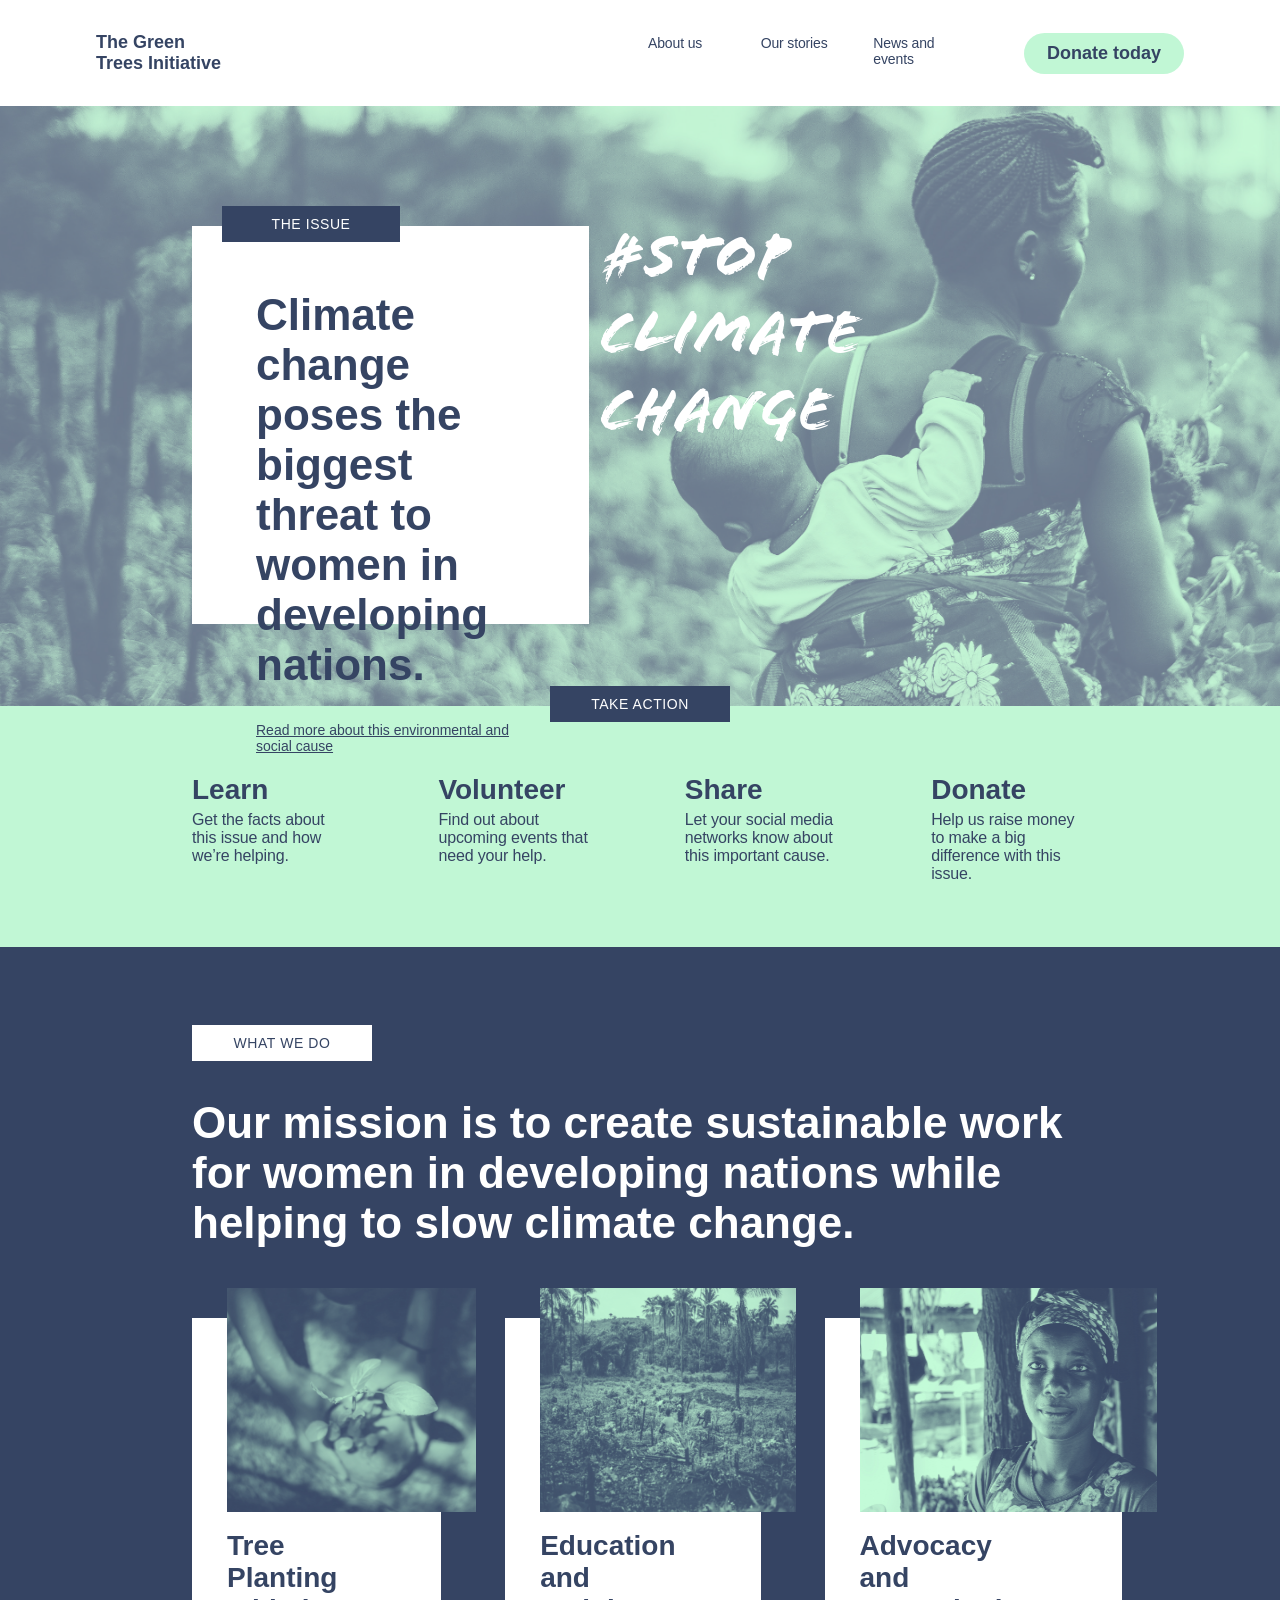
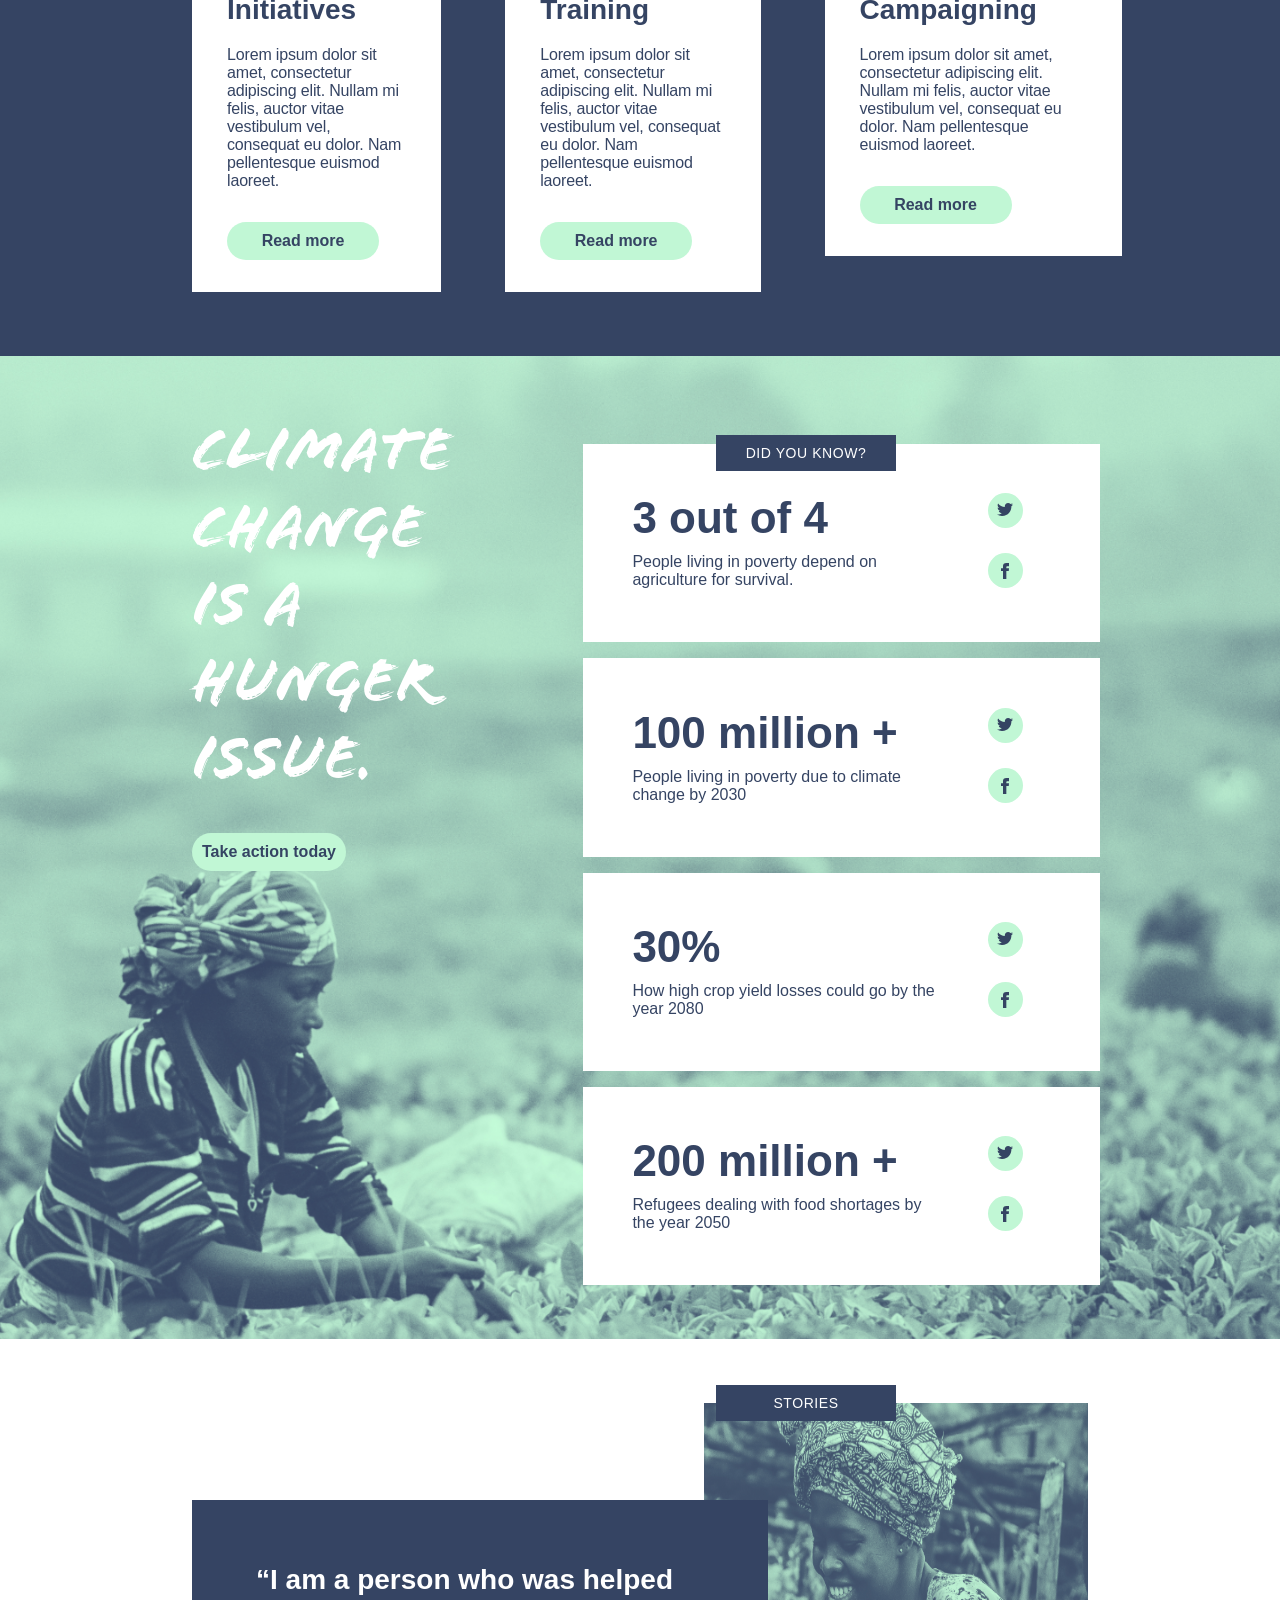
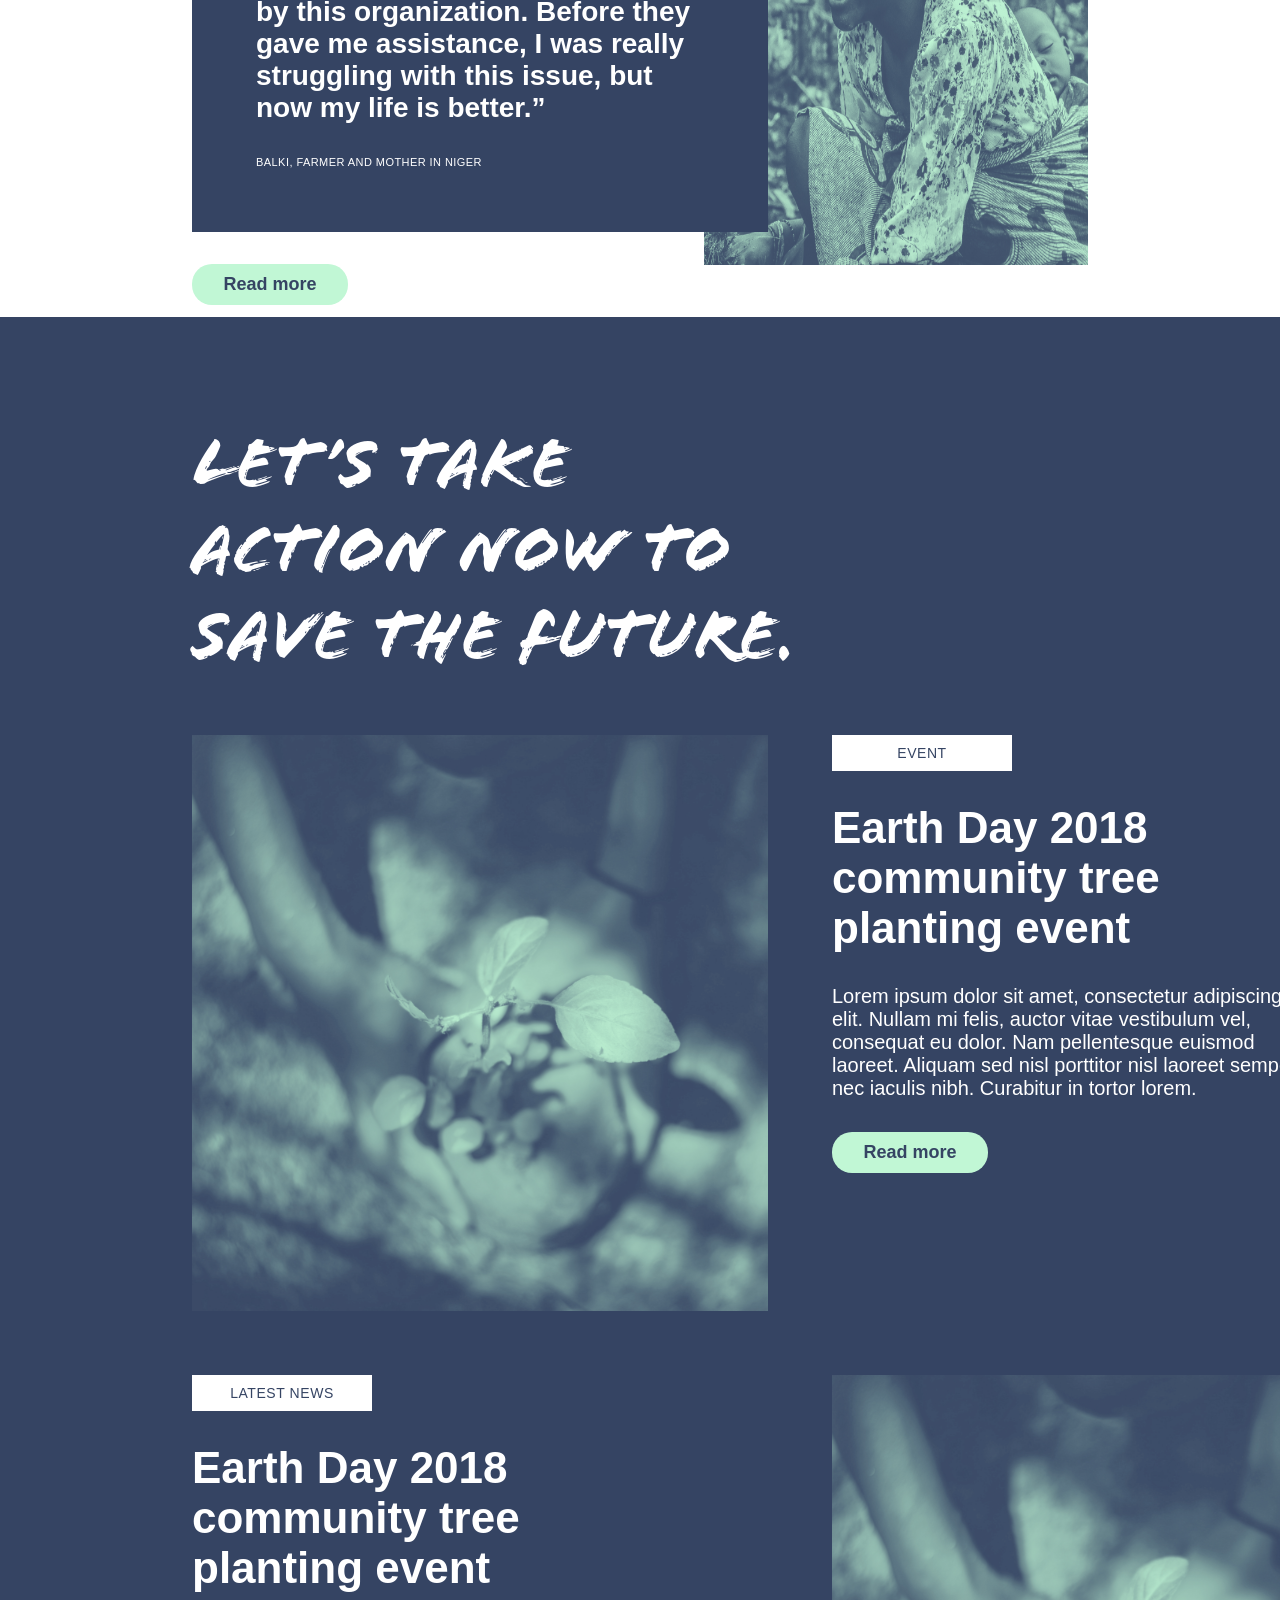
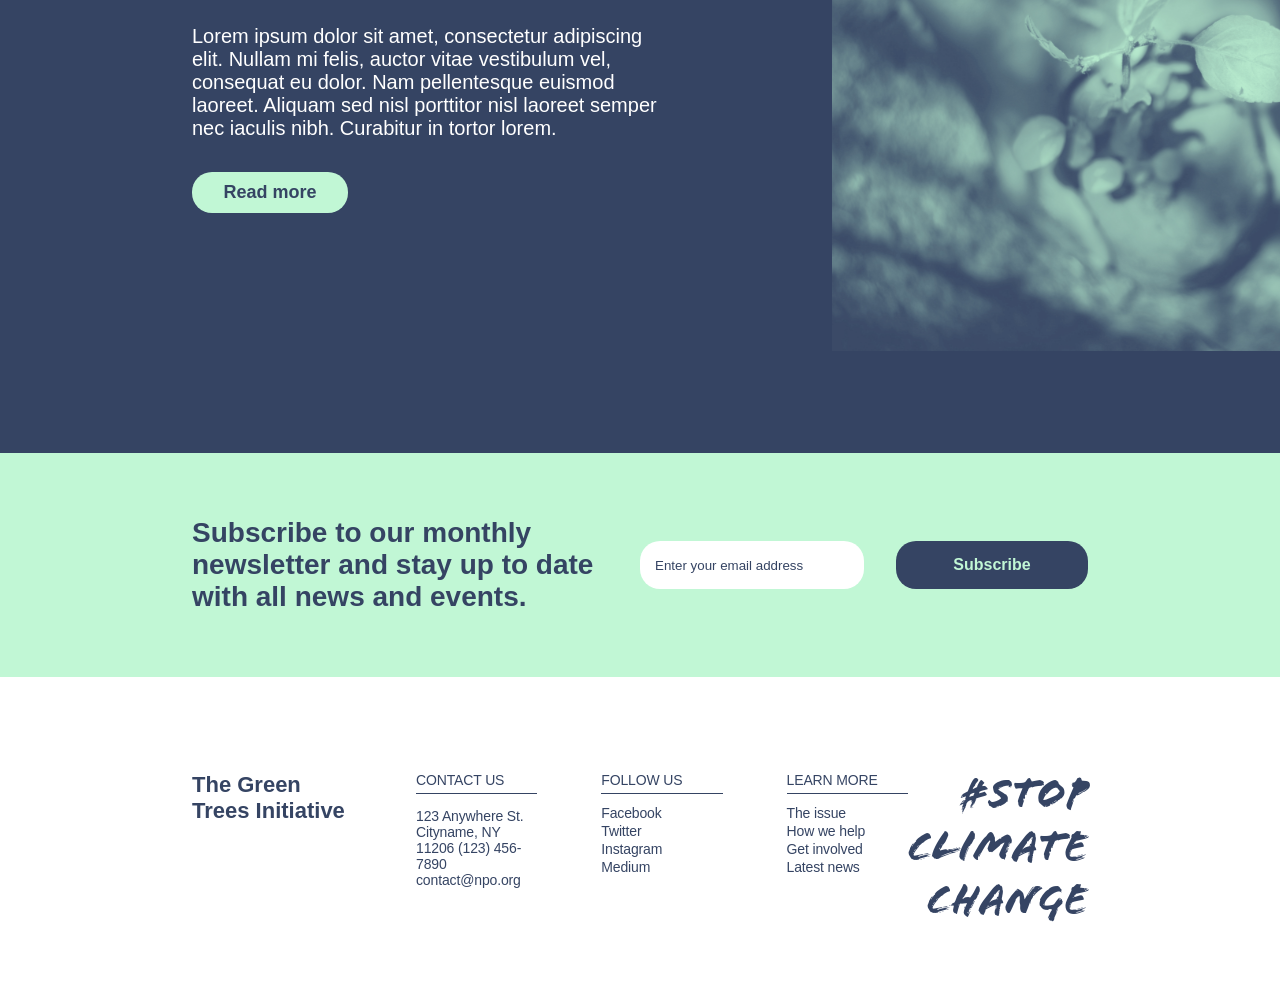
<file: index.html>
<!DOCTYPE html>
<html lang="en">
<head>
    <meta name="viewport" content="width=device-width, initial-scale=1.0">
    <title>Home</title>
    <link rel="stylesheet" href="css/home_mobile.css">
    <!-- <link rel="stylesheet" href="css/home_tablet.css"> -->
    <link rel="stylesheet" href="css/home_desktop.css">
</head>
<body>

    <header>
        
        <div class="header">

            <div class="heading1">
                <p>The Green Trees Initiative</p>
            </div>
    
            <div class="list1">
                <a href="about.html">About us</a>
                <a href="">Our stories</a>
                <a href="">News and events</a>
            </div>
    
        </div>
    
        <div class="donatebutton">
            <form action="donation.html">
                <button>Donate today</button>
            </form>
        </div>

    </header>
    
    <div class="box1">
        <h1>#stop climate change</h1>


        <div class="box2">
            <h2>THE ISSUE</h2>
            <p>Climate change poses the biggest threat to women in developing nations.</p>    
            <a href="">Read more about this environmental and social cause</a>
        </div>
        
    </div>

    <div class="box3">

        <h3>TAKE ACTION</h3>

        <div class="grid1">

            <div>
                <h2>Learn</h2>
                <p>Get the facts about this issue and how we’re helping.</p>
            </div>
    
            <div>
                <h2>Volunteer</h2>
                <p>Find out about upcoming events that need your help.</p>
            </div>
    
            <div>
                <h2>Share</h2>
                <p>Let your social media networks know about this important cause.</p>
            </div>
    
            <div>
                <h2>Donate</h2>
                <p>Help us raise money to make a big difference with this issue.</p>
            </div>

        </div>

    </div>

    <div class="box4">
        <h3>WHAT WE DO</h3>
        <h2>Our mission is to create sustainable work for women in developing nations while helping to slow climate change.</h2>

        <div class="grid2">

            <div>
                <img src="assets/home/tree-planting.png" alt="tree-planting">
                <h2>Tree Planting Initiatives</h2>
                <p>Lorem ipsum dolor sit amet, consectetur adipiscing elit. Nullam mi felis, auctor vitae vestibulum vel, consequat eu dolor. Nam pellentesque euismod laoreet.</p>
                <button>Read more</button>
            </div>

            <div>
                <img src="assets/home/education-training.png" alt="education-training">
                <h2>Education and Training</h2>
                <p>Lorem ipsum dolor sit amet, consectetur adipiscing elit. Nullam mi felis, auctor vitae vestibulum vel, consequat eu dolor. Nam pellentesque euismod laoreet.</p>
                <button>Read more</button>
            </div>

            <div>
                <img src="assets/home/advocacy.png" alt="advocacy">
                <h2>Advocacy and Campaigning</h2>
                <p>Lorem ipsum dolor sit amet, consectetur adipiscing elit. Nullam mi felis, auctor vitae vestibulum vel, consequat eu dolor. Nam pellentesque euismod laoreet.</p>
                <button>Read more</button>
            </div>

        </div>

        

    </div>

    <div class="box5">
        <h1>Climate change Is a hunger issue.</h1>
        <button>Take action today</button>
        <h3>DID YOU KNOW?</h3>

        <div class="grid3">

            <div>
                <h2>3 out of 4</h2>
                <div>
                    <img src="assets/home/iconmonstr-twitter-1.png" alt="twitter" class="twitter">
                </div>
                <p>People living in poverty depend on agriculture for survival.</p>
                <div>
                    <img src="assets/home/iconmonstr-facebook-1.png" alt="facebook" class="facebook">
                </div>
            </div>
    
            <div>
                <h2>100 million +</h2>
                <div>
                    <img src="assets/home/iconmonstr-twitter-1.png" alt="twitter" class="twitter">
                </div>
                <p>People living in poverty due to climate change by 2030</p>
                <div>
                    <img src="assets/home/iconmonstr-facebook-1.png" alt="facebook" class="facebook">
                </div>
            </div>
    
            <div>
                <h2>30%</h2>
                <div>
                    <img src="assets/home/iconmonstr-twitter-1.png" alt="twitter" class="twitter">
                </div>
                <p>How high crop yield losses could go by the year 2080</p>
                <div>
                    <img src="assets/home/iconmonstr-facebook-1.png" alt="facebook" class="facebook">
                </div>
            </div>
    
            <div>
                <h2>200 million +</h2>
                <div>
                    <img src="assets/home/iconmonstr-twitter-1.png" alt="twitter" class="twitter">
                </div>
                <p>Refugees dealing with food shortages by the year 2050</p>
                <div>
                    <img src="assets/home/iconmonstr-facebook-1.png" alt="facebook" class="facebook">
                </div>
            </div>

        </div>
    </div>

    <div class="box6">
        <h3>STORIES</h3>
        <img src="assets/home/lady-baby.png" alt="lady">
        <div>
            <h2>“I am a person who was helped by this organization. Before they gave me assistance, I was really struggling with this issue, but now my life is better.”</h2>
            <p>BALKI, FARMER AND MOTHER IN NIGER</p>
        </div>
        <button>Read more</button>
    </div>
    
    <div class="box7">
        <h1>LET’S Take action now to save the future.</h1>
        <h3>EVENT</h3>
        <img src="assets/home/tree-planting.png" alt="tree">
        <h2>Earth Day 2018 community tree planting event</h2>
        <p>Lorem ipsum dolor sit amet, consectetur adipiscing elit. Nullam mi felis, auctor vitae vestibulum vel, consequat eu dolor. Nam pellentesque euismod laoreet. Aliquam sed nisl porttitor nisl laoreet semper nec iaculis nibh. Curabitur in tortor lorem.</p>
        <button class="button1">Read more</button>

        <h3>LATEST NEWS</h3>
        <img src="assets/home/tree-planting.png" alt="tree">
        <h2>Earth Day 2018 community tree planting event</h2>
        <p>Lorem ipsum dolor sit amet, consectetur adipiscing elit. Nullam mi felis, auctor vitae vestibulum vel, consequat eu dolor. Nam pellentesque euismod laoreet. Aliquam sed nisl porttitor nisl laoreet semper nec iaculis nibh. Curabitur in tortor lorem.</p>
        <button class="button2">Read more</button>
    </div>

    <div class="box10">
        <h1>LET’S Take action now to save the future.</h1>

        <div class="grid10">

            <img src="assets/home/tree-planting.png" alt="tree">

            <div>
                <h3>EVENT</h3>
                <h2>Earth Day 2018 community tree planting event</h2>
                <p>Lorem ipsum dolor sit amet, consectetur adipiscing elit. Nullam mi felis, auctor vitae vestibulum vel, consequat eu dolor. Nam pellentesque euismod laoreet. Aliquam sed nisl porttitor nisl laoreet semper nec iaculis nibh. Curabitur in tortor lorem.</p>
                <button class="button1">Read more</button>
            </div>

            <div>
                <h3>LATEST NEWS</h3>
                <h2>Earth Day 2018 community tree planting event</h2>
                <p>Lorem ipsum dolor sit amet, consectetur adipiscing elit. Nullam mi felis, auctor vitae vestibulum vel, consequat eu dolor. Nam pellentesque euismod laoreet. Aliquam sed nisl porttitor nisl laoreet semper nec iaculis nibh. Curabitur in tortor lorem.</p>
                <button class="button2">Read more</button>
            </div>

            <img src="assets/home/tree-planting.png" alt="tree">

        </div>

    </div>

    <div class="box8">
        <form action="" method="get">
            <label for="email">Subscribe to our monthly newsletter and stay up to date with all news and events.</label>
            <input type="email" id="email" placeholder="Enter your email address">
            <button>Subscribe</button>
        </form>
    </div>

    <footer>

        <div class="box9">

            <div class="grid4">
                <h1 class="textbox1">The Green Trees Initiative</h1>
    
                <div class="textbox2">
                    <p>CONTACT US</p>
                    <p>123 Anywhere St. Cityname, NY 11206 (123) 456-7890 contact@npo.org</p>
                </div>
    
                <div class="textbox3">
                    <p>FOLLOW US</p>
                    <a href="">Facebook</a><br>
                    <a href="">Twitter</a><br>
                    <a href="">Instagram</a><br>
                    <a href="">Medium</a><br>
                </div>
    
                <div class="textbox4">
                    <p>LEARN MORE</p>
                    <a href="">The issue</a><br>
                    <a href="">How we help</a><br>
                    <a href="">Get involved</a><br>
                    <a href="">Latest news</a><br>
                </div>  
            </div>
    
            <h1 class="textbox5">#stop climate change</h1>
    
        </div>
        
    </footer>

</body>
</html>
</file>
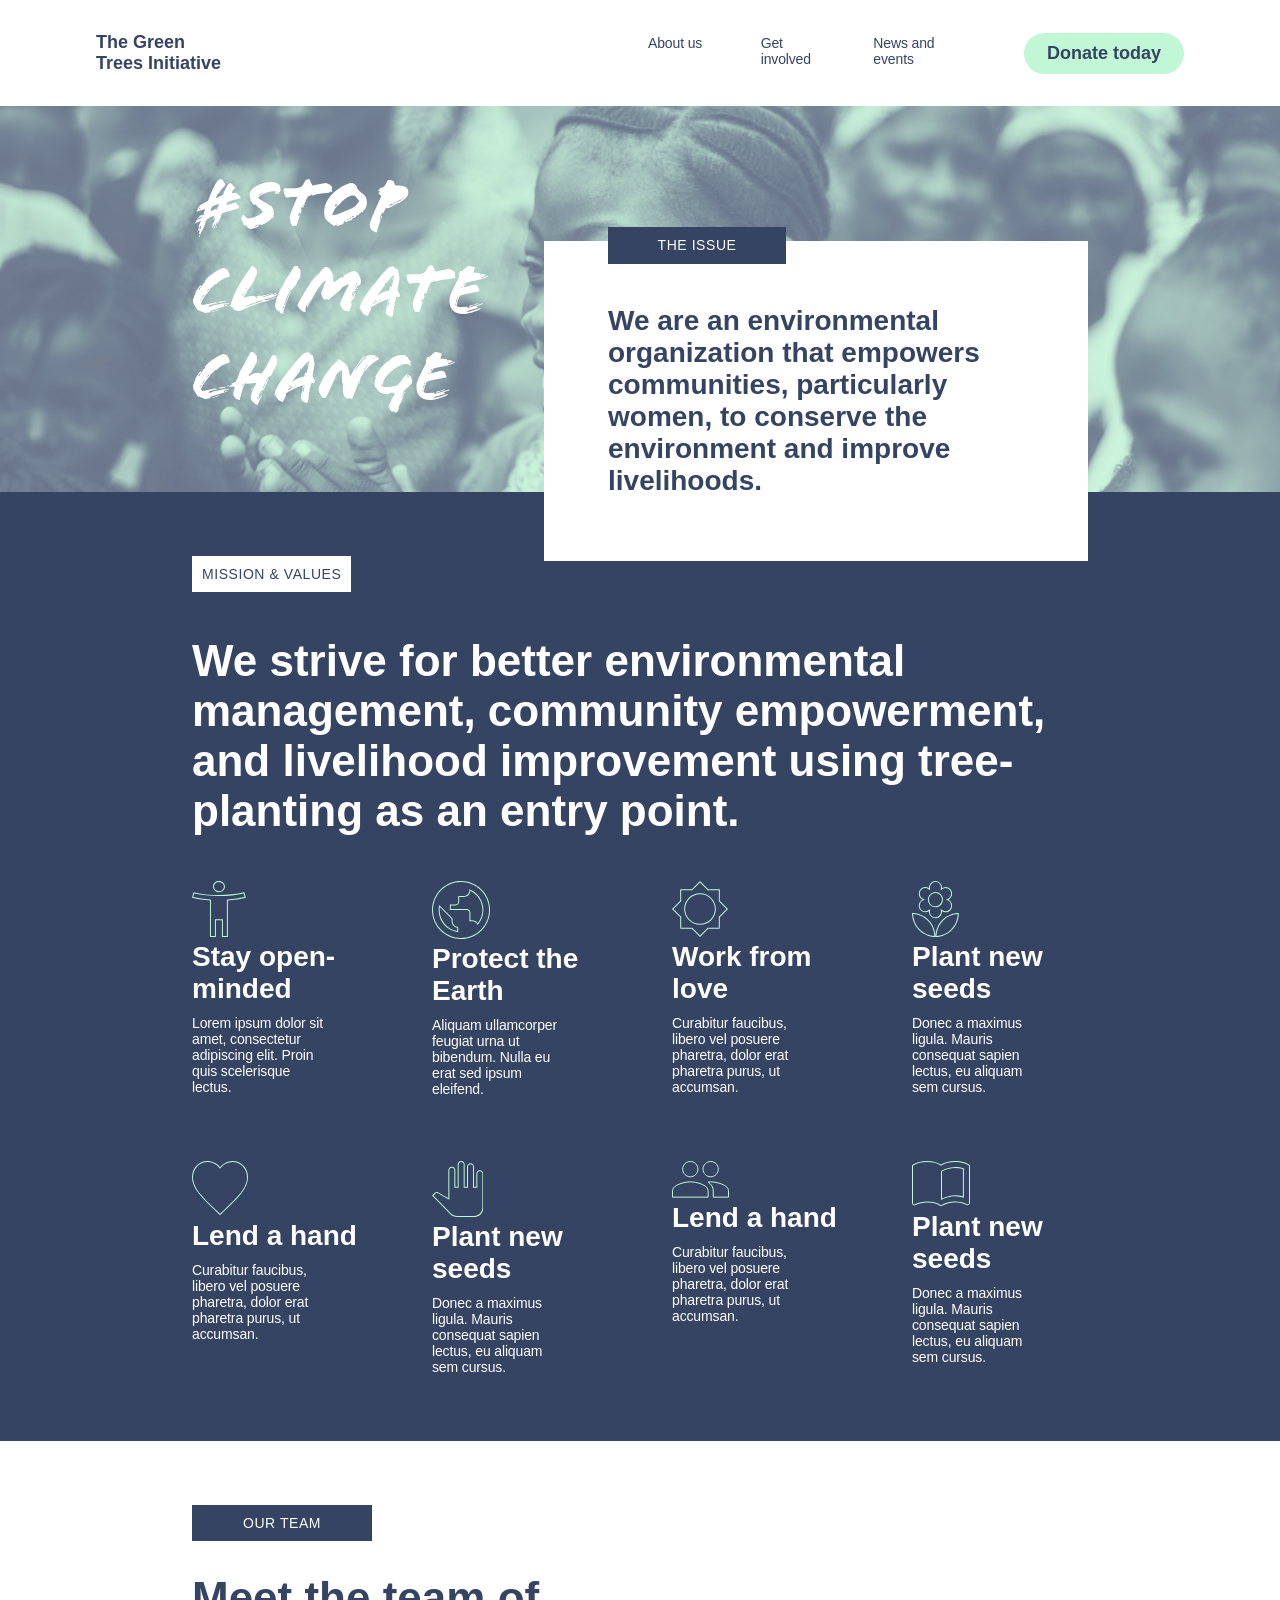
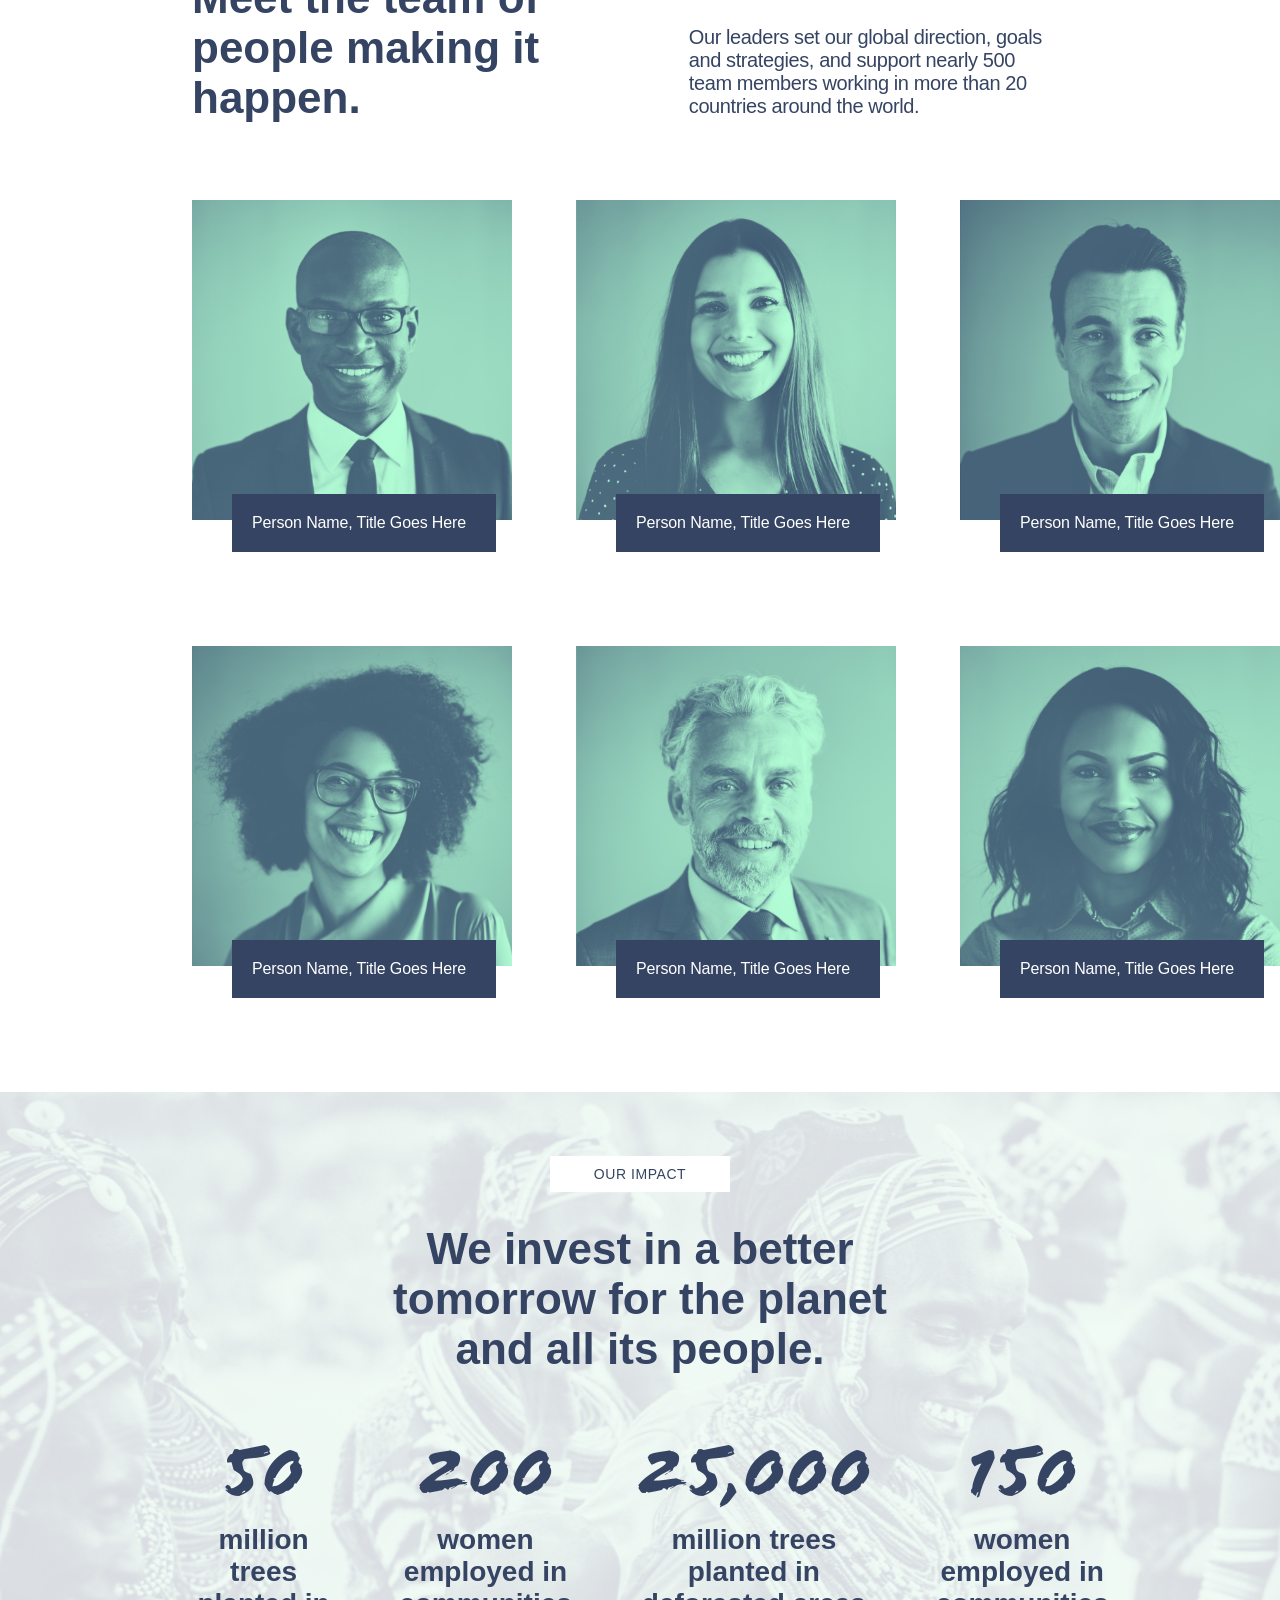
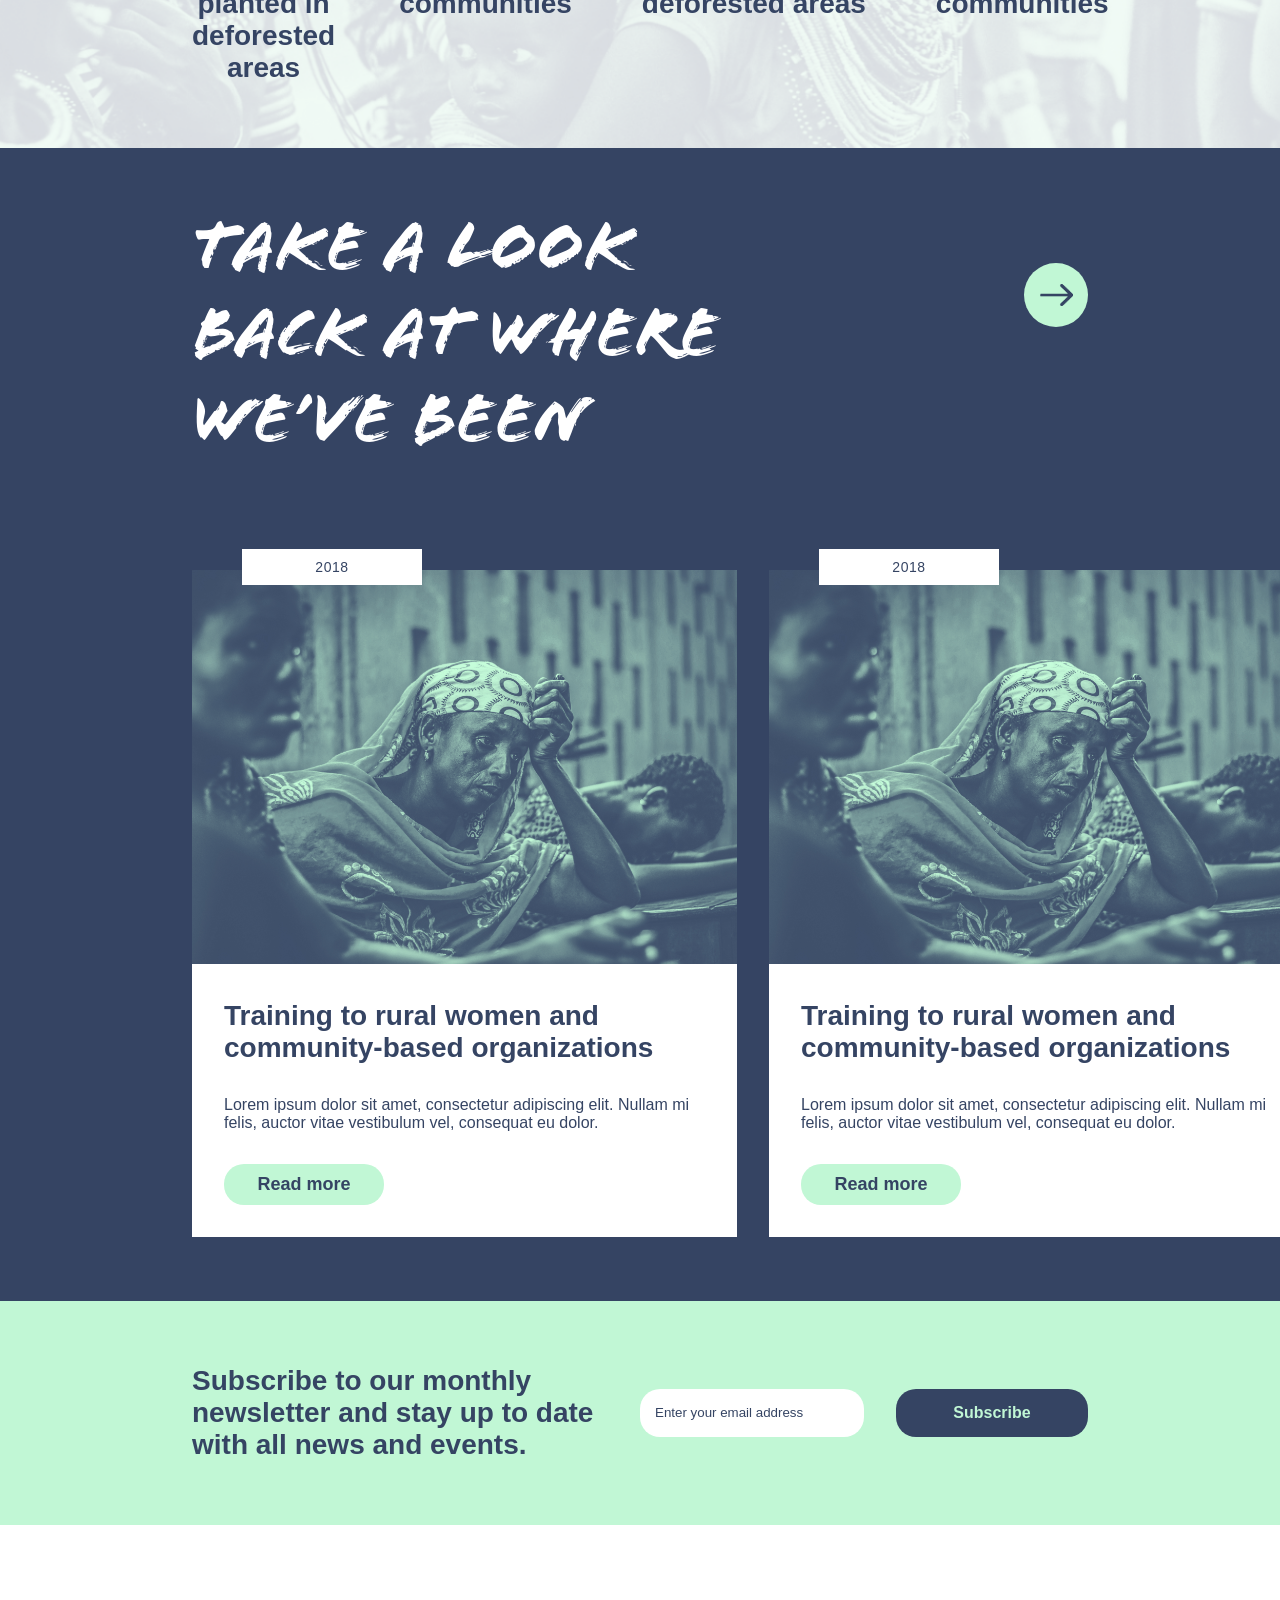
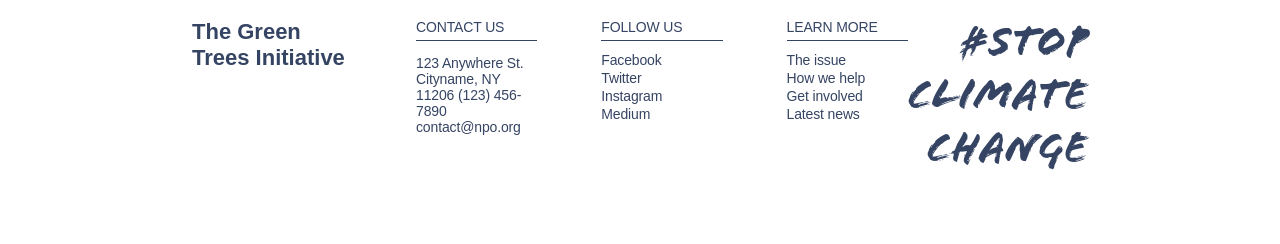
<file: about.html>
<!DOCTYPE html>
<html lang="en">
<head>
    <meta name="viewport" content="width=device-width, initial-scale=1.0">
    <title>About us</title>
    <link rel="stylesheet" href="css/about_mobile.css" />
    <link rel="stylesheet" href="css/about_tablet.css" />
    <link rel="stylesheet" href="css/about_desktop.css" />
</head>
<body>

    <header>
        
        <div class="header">

            <div class="heading1">
                <p>The Green Trees Initiative</p>
            </div>
    
            <div class="list1">
                <a href="">About us</a>
                <a href="">Get involved</a>
                <a href="">News and events</a>
            </div>
    
        </div>
    
        <div class="donatebutton">
            <form action="donation.html">
                <button>Donate today</button>
            </form>
        </div>

    </header>

    <div class="box1">
        <h1>#stop climate change</h1>


        <div class="box2">
            <h2>THE ISSUE</h2>
            <p>We are an environmental organization that empowers communities, particularly women, to conserve the environment and improve livelihoods.</p>    
        </div>
        
    </div>

    <div class="box3">
        <h2>MISSION & VALUES</h2>
        <p>We strive for better environmental management, community empowerment, and livelihood improvement using tree-planting as an entry point.</p>

        <div class="grid1">
            
            <div>
                <img src="assets/about-us/Icon person.png" alt="Icon of a person">
                <h3>Stay open-minded</h3>
                <p>Lorem ipsum dolor sit amet, consectetur adipiscing elit. Proin quis scelerisque lectus.</p>                
            </div>

            <div>
                <img src="assets/about-us/Icon earth.png" alt="Icon of earth">
                <h3>Protect the Earth</h3>
                <p>Aliquam ullamcorper feugiat urna ut bibendum. Nulla eu erat sed ipsum eleifend.</p>                
            </div>

            <div>
                <img src="assets/about-us/Icon sun.png" alt="Icon of sun">
                <h3>Work from love</h3>
                <p>Curabitur faucibus, libero vel posuere pharetra, dolor erat pharetra purus, ut accumsan.</p>                
            </div>

            <div>
                <img src="assets/about-us/Icon flower.png" alt="Icon of a flower">
                <h3>Plant new seeds</h3>
                <p>Donec a maximus ligula. Mauris consequat sapien lectus, eu aliquam sem cursus.</p>                
            </div>

            <div>
                <img src="assets/about-us/Icon heart.png" alt="Icon of heart">
                <h3>Lend a hand</h3>
                <p>Curabitur faucibus, libero vel posuere pharetra, dolor erat pharetra purus, ut accumsan.</p>                
            </div>

            <div>
                <img src="assets/about-us/Icon hand.png" alt="Icon of a hand">
                <h3>Plant new seeds</h3>
                <p>Donec a maximus ligula. Mauris consequat sapien lectus, eu aliquam sem cursus.</p>                
            </div>

            <div>
                <img src="assets/about-us/Icon people.png" alt="Icon of people">
                <h3>Lend a hand</h3>
                <p>Curabitur faucibus, libero vel posuere pharetra, dolor erat pharetra purus, ut accumsan.</p>                
            </div>

            <div>
                <img src="assets/about-us/Icon book.png" alt="Icon of a book">
                <h3>Plant new seeds</h3>
                <p>Donec a maximus ligula. Mauris consequat sapien lectus, eu aliquam sem cursus.</p>                
            </div>
        </div>

    </div>

    <div class="box4">
        <h3>OUR TEAM</h3>
        <h2>Meet the team of people making it happen.</h2>
        <p>Our leaders set our global direction, goals and strategies, and support nearly 500 team members working in more than 20 countries around the world.</p>

        <div class="grid2">

            <div>
                <img src="assets/about-us/Screen-Shot-2018-10-04-at-9.35.07-PM.png" alt="">
                <p>Person Name, Title Goes Here</p>
            </div>

            <div>
                <img src="assets/about-us/Screen-Shot-2018-10-04-at-9.35.17-PM.png" alt="">
                <p>Person Name, Title Goes Here</p>
            </div>

            <div>
                <img src="assets/about-us/Screen-Shot-2018-10-04-at-9.35.37-PM.png" alt="">
                <p>Person Name, Title Goes Here</p>
            </div>

            <div>
                <img src="assets/about-us/Screen-Shot-2018-10-04-at-9.36.04-PM.png" alt="">
                <p>Person Name, Title Goes Here</p>
            </div>

            <div>
                <img src="assets/about-us/Screen-Shot-2018-10-04-at-9.36.19-PM.png" alt="">
                <p>Person Name, Title Goes Here</p>
            </div>

            <div>
                <img src="assets/about-us/Screen-Shot-2018-10-04-at-9.37.13-PM.png" alt="">
                <p>Person Name, Title Goes Here</p>
            </div>

        </div>
    </div>
    
    <div class="box5">
        <h3>OUR IMPACT</h3>
        <h2>We invest in a better tomorrow for the planet and all its people.</h2>

        <div class="gridx">

            <div>
                <h1>50</h1>
                <p>million trees planted in deforested areas</p>
            </div>
    
            <div>
                <h1>200</h1>
                <p>women employed in communities</p>
            </div>
            
            <div>
                <h1>25,000</h1>
                <p>million trees planted in deforested areas</p>
            </div>
    
            <div>
                <h1>150</h1>
                <p>women employed in communities</p>
            </div>

        </div>
    </div>

    <div class="box6">
        <h2>LET’S Take action now to save the future.</h2>            
        <h3>2018</h3>

        <div class="card">

            <img src="assets/about-us/Image.png" alt="people">

            <div class="arrow">
                <img src="assets/about-us/Union 5.png" alt="arrow">
            </div>

            <div class="cardtext">
                <h2>Training to rural women and community-based organizations </h2>
                <p>Lorem ipsum dolor sit amet, consectetur adipiscing elit. Nullam mi felis, auctor vitae vestibulum vel, consequat eu dolor.</p>
                <button>Read more</button>
            </div>

        </div>

        <div class="dots">
            <div></div>
            <div></div>
            <div></div>
            <div></div>
        </div>

    </div>

    <div class="boxx">
        <h1>TAKE A LOOK BACK AT WHERE WE’VE BEEN</h1>
        <div class="arrow2">
            <img src="assets/about-us/Union 5.png" alt="arrow">
        </div>

        <div class="cardgrid">
            <div class="carddiv">
                <h3>2018</h3>
                <div class="innercard">
                    <img src="assets/about-us/Image.png" alt="people">
                    <h2>Training to rural women and community-based organizations </h2>
                    <p>Lorem ipsum dolor sit amet, consectetur adipiscing elit. Nullam mi felis, auctor vitae vestibulum vel, consequat eu dolor.</p>
                    <button>Read more</button>
                </div>
            </div>
    
            <div class="carddiv">
                <h3>2018</h3>
                <div class="innercard">
                    <img src="assets/about-us/Image.png" alt="people">
                    <h2>Training to rural women and community-based organizations </h2>
                    <p>Lorem ipsum dolor sit amet, consectetur adipiscing elit. Nullam mi felis, auctor vitae vestibulum vel, consequat eu dolor.</p>
                    <button>Read more</button>
                </div>
            </div>
    
            <div class="carddiv">
                <h3>2018</h3>
                <div class="innercard">
                    <img src="assets/about-us/Image.png" alt="people">
                    <h2>Training to rural women and community-based organizations </h2>
                    <p>Lorem ipsum dolor sit amet, consectetur adipiscing elit. Nullam mi felis, auctor vitae vestibulum vel, consequat eu dolor.</p>
                    <button>Read more</button>
                </div>
            </div>
        </div>
    </div>

    <div class="box7">
        <form action="" method="get">
            <label for="email">Subscribe to our monthly newsletter and stay up to date with all news and events.</label>
            <input type="email" id="email" placeholder="Enter your email address">
            <button>Subscribe</button>
        </form>
    </div>

    <footer>

        <div class="box8">

            <div class="grid3">
                <h1 class="textbox1">The Green Trees Initiative</h1>
    
                <div class="textbox2">
                    <p>CONTACT US</p>
                    <p>123 Anywhere St. Cityname, NY 11206 (123) 456-7890 contact@npo.org</p>
                </div>
    
                <div class="textbox3">
                    <p>FOLLOW US</p>
                    <a href="">Facebook</a><br>
                    <a href="">Twitter</a><br>
                    <a href="">Instagram</a><br>
                    <a href="">Medium</a><br>
                </div>
    
                <div class="textbox4">
                    <p>LEARN MORE</p>
                    <a href="">The issue</a><br>
                    <a href="">How we help</a><br>
                    <a href="">Get involved</a><br>
                    <a href="">Latest news</a><br>
                </div>  
            </div>
    
            <h1 class="textbox5">#stop climate change</h1>
    
        </div>
        
    </footer>

</body>
</html>
</file>
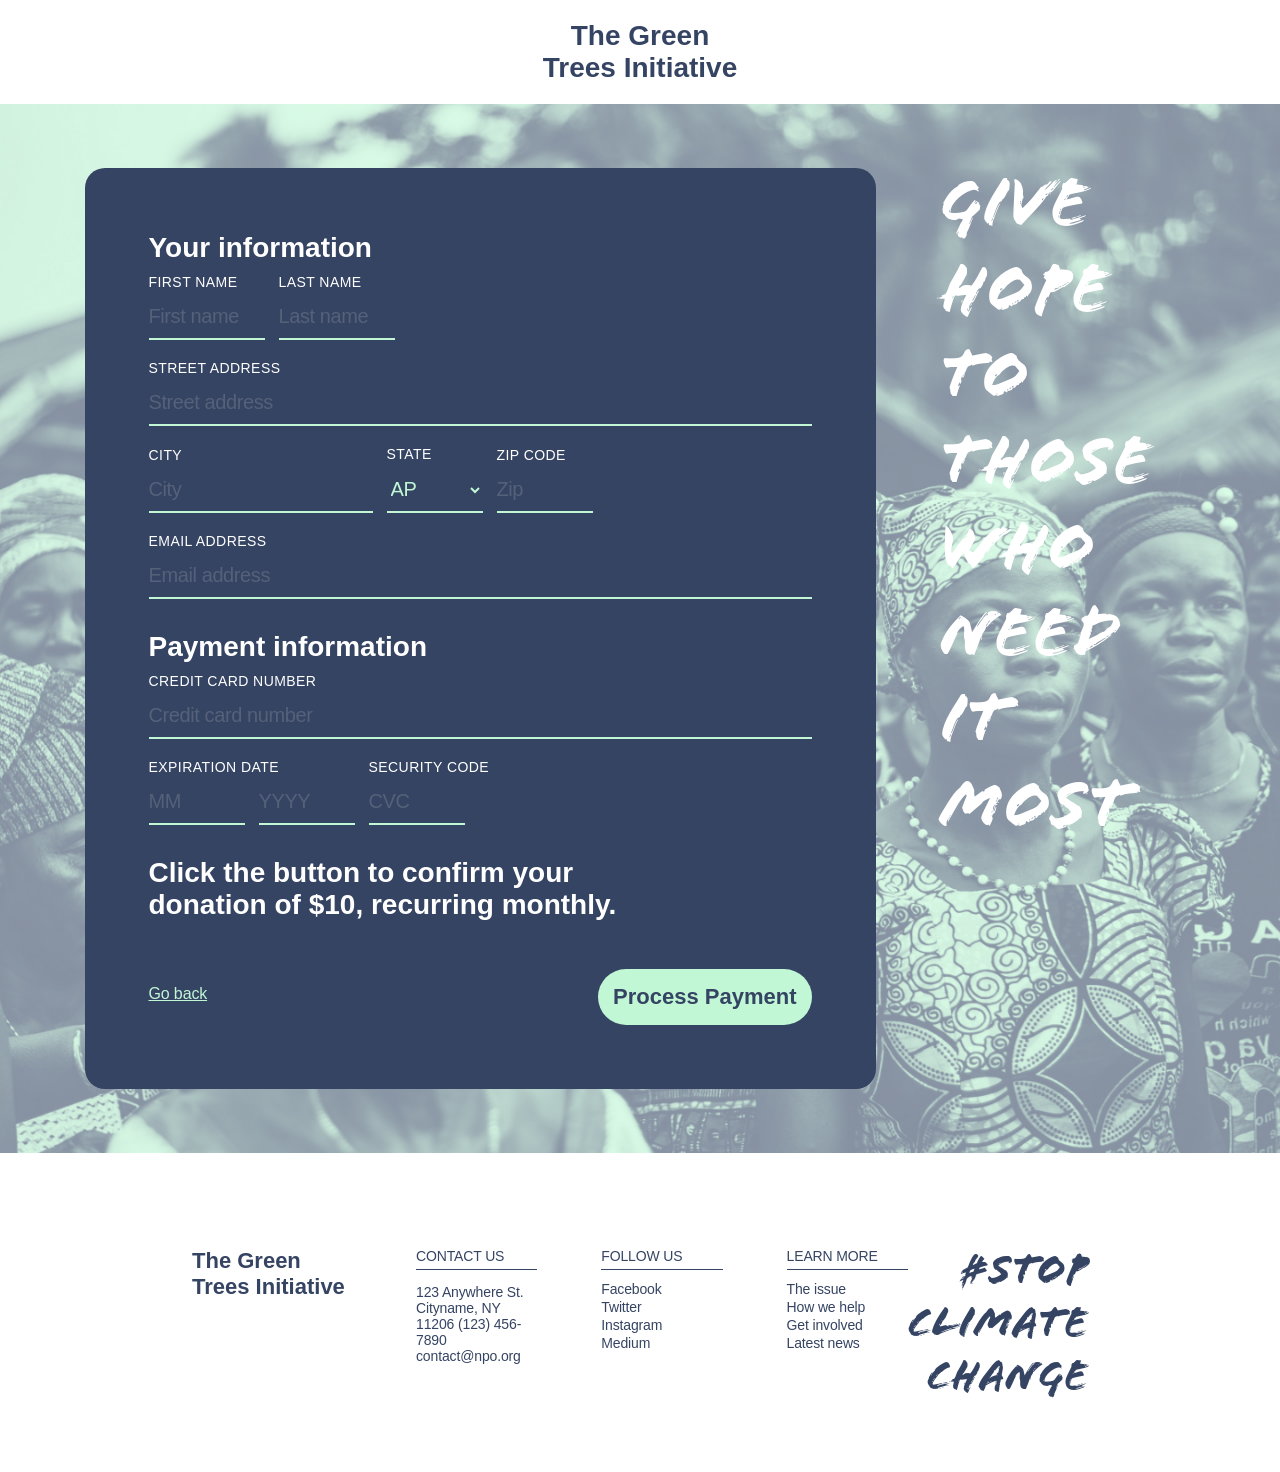
<file: donation.html>
<!DOCTYPE html>
<html lang="en">
<head>
    <meta name="viewport" content="width=device-width, initial-scale=1.0">
    <title>Donation</title>
    <link rel="stylesheet" href="css/donation_mobile.css" />
    <link rel="stylesheet" href="css/donation_tablet.css" />
    <link rel="stylesheet" href="css/donation_desktop.css" />
</head>
<body>

    <h1 class="heading1">The Green Trees Initiative</h1>

    <div class="box1">
        <h1 class="heading2">Give HOPE to those Who need It most</h1>

        <form action="" method="get">
            
            <h1>Your information</h1>

            <div class="fname">
                <label for="firstname">First Name</label>
                <input type="text" id="firstname" placeholder="First name" required>
            </div>
            
            <div class="lname">
                <label for="lastname">Last Name</label>
                <input type="text" id="lastname" placeholder="Last name" required>
            </div>
            
            <label for="street">STREET ADDRESS</label>
            <input type="text" id="street" placeholder="Street address" required>

            <div class="citydiv">
                <label for="city">CITY</label>
                <input type="text" id="city" placeholder="City" required>
            </div>

            <div class="statediv">
                <label for="state">State</label>
                <!-- <input type="text" id="state" placeholder="State" required> -->
                <select name="state" id="state">
                    <option value="ap">AP</option>
                    <option value="hp">HP</option>
                    <option value="up">UP</option>
                    <option value="wb">WB</option>
                </select>
            </div>

            <div class="zipdiv">
                <label for="zip">ZIP CODE</label>
                <input type="text" id="zip" placeholder="Zip" required>
            </div>
            
            <label for="email">EMAIL ADDRESS</label>
            <input type="email" id="email" placeholder="Email address" required>

            <h1 style="margin-top: 22px;">Payment information</h1>

            <label for="credit">CREDIT CARD NUMBER</label>
            <input type="number" id="credit" placeholder="Credit card number" required>

            <div class="expdate">
                <label for="expmonth">EXPIRATION DATE</label>
                <input type="number" id="expmonth" placeholder="MM" required>
                <input type="number" id="expyear" placeholder="YYYY" required>
            </div>
            
            <div class="scode">
                <label for="code">SECURITY CODE</label>
                <input type="password" id="code" placeholder="CVC" required>
            </div>

            <h1 class="desc">Click the button to confirm your donation of $10, recurring monthly.</h1>

            <button>Process Payment</button>

            <a href="/index.html">Go back</a>

        </form>
    </div>

    <div class="box2">

        <div class="grid">
            <h1 class="textbox1">The Green Trees Initiative</h1>

            <div class="textbox2">
                <p>CONTACT US</p>
                <p>123 Anywhere St. Cityname, NY 11206 (123) 456-7890 contact@npo.org</p>
            </div>

            <div class="textbox3">
                <p>FOLLOW US</p>
                <a href="">Facebook</a><br>
                <a href="">Twitter</a><br>
                <a href="">Instagram</a><br>
                <a href="">Medium</a><br>
            </div>

            <div class="textbox4">
                <p>LEARN MORE</p>
                <a href="">The issue</a><br>
                <a href="">How we help</a><br>
                <a href="">Get involved</a><br>
                <a href="">Latest news</a><br>
            </div>  
        </div>

        <h1 class="textbox5">#stop climate change</h1>

    </div>
    
</body>
</html>
</file>
<file: css/home_mobile.css>
/* Mobile */
@media (min-width:320px) and (max-width:599px) {

    body {
        margin: 0;
        height: 100%;
        width: 100%;
    }
    
    @font-face {
        font-family: floodstd;
        src: url("../assets/font/FloodStd.otf");
    }
    
    /* header css */
    
    .header {
        display: flex;
        margin: 0;
        padding: 32px;
    }
    
    .heading1 p {
        width: 126px;
        text-align: left;
        font: normal normal bold 1.125rem Helvetica;
        letter-spacing: 0px;
        color: #354463;
        opacity: 1;
    }
    
    .header div {
        flex: 1;
    }
    
    .list1 {
        margin: auto 0;
    }
    
    .list1 a {
        display: block;
        text-decoration: none;
        margin-left: 42px;
        margin-bottom: 5px;
    
        text-align: left;
        font: normal normal 300 0.875rem Helvetica;
        letter-spacing: -0.14px;
        color: #354463;
        opacity: 1;
    }
    
    .donatebutton {
        padding: 0 32px 32px 32px;
    }
    
    .donatebutton button {
        
        padding: 10px;
        width: 100%;
    
        background: #C1F7D5 0% 0% no-repeat padding-box;
        border: none;
        outline: none;
        border-radius: 100px;
        opacity: 1;
    
        font: normal normal bold 1.125rem Helvetica;
        letter-spacing: 0px;
        color: #354463;
    
    }
    
    .box1 {
        background: transparent url('../assets/home/annie-spratt-135307-unsplash.png') 0% 0% no-repeat padding-box;
        background-size: cover;
    
        position: relative;
        height: 600px;
    }
    
    .box1 h1 {
        margin: 0;
        position: absolute;
        top: 32px;
        left: 32px;
    
        width: 180px;
        text-align: left;
        font: normal normal normal 2.75rem floodstd;
        letter-spacing: 0px;
        color: #FFFFFF;
        opacity: 1;
    }
    
    .box2 {
        position: absolute;
        margin: 32px 32px 48px 32px;
        bottom: 0;
        background-color: #FFFFFF;
        padding: 40px 15px 24px 15px;
    }
    
    .box2 h2 {
        margin: 0 auto;
        background-color: #354463;
        padding: 10px;
        width: 158px;
    
        position: absolute;
        top: -20px;
        left: 0;
        right: 0;
    
    
        text-align: center;
        font: normal normal normal 0.875rem Helvetica;
        letter-spacing: 0.56px;
        color: #FFFFFF;
        opacity: 1;
    }
    
    .box2 p {
        margin: 0;
        
        text-align: center;
        font: normal normal bold 1.375rem Helvetica;
        letter-spacing: 0px;
        color: #354463;
        opacity: 1;
    }
    
    .box2 a {
        display: block;
        margin: 32px 15px 0 15px;
        text-align: center;
        font: normal normal normal 0.875rem Helvetica;
        letter-spacing: 0px;
        color: #354463;
        opacity: 1;
    }
    
    .box3 {
        background: #C1F7D5;
    }
    
    .box3 h3 {
        background: #354463;
        width: 160px;
        margin: 0 auto;
        padding: 10px;
        text-align: center;
        font: normal normal normal 0.875rem Helvetica;
        letter-spacing: 0.56px;
        color: #FFFFFF;
        opacity: 1;
    
        position: relative;
        top: -20px;
    }
    
    .grid1 {
        padding: 32px 32px 64px 32px;
        display: grid;
        grid-template-columns: 1fr 1fr;
        grid-template-rows: 1fr 1fr;
        gap: 28px;
    }
    
    .grid1 h2 {
        margin: 0;
        text-align: left;
        font: normal normal bold 1.125rem Helvetica;
        letter-spacing: 0px;
        color: #354463;
        opacity: 1;
    }
    
    .grid1 p {
        margin: 0;
        text-align: left;
        font: normal normal 300 0.875rem Helvetica;
        letter-spacing: -0.14px;
        color: #354463;
        opacity: 1;
    }
    
    .box4 {
        padding: 32px;
        background: #354463;
    }
    
    .box4 h3 {
        background: #FFFFFF;
        width: 160px;
        padding: 10px;
        margin: 0 auto;
        text-align: center;
        font: normal normal normal 0.875rem Helvetica;
        letter-spacing: 0.56px;
        color: #354463;
        opacity: 1;
    }
    
    .box4 h2 {
        text-align: center;
        font: normal normal bold 1.375rem Helvetica;
        letter-spacing: 0px;
        color: #FFFFFF;
        opacity: 1;
        margin-bottom: 70px;
    }
    
    .grid2 {
        display: grid;
        grid-template-rows: 1fr 1fr 1fr;
        gap: 64px;
    }
    
    .grid2 div {
        background: #FFFFFF;
        padding: 32px 35px 32px 35px;
        position: relative;
    }
    
    .grid2 div img {
        width: 248px;
        height: 176px;
        position: absolute;
        top: -30px;
    }
    
    .grid2 div h2 {
        margin: 140px 0 0 0;
        text-align: center;
        font: normal normal bold 1.125rem Helvetica;
        letter-spacing: 0px;
        color: #354463;
        opacity: 1;
    }
    
    .grid2 div p {
        text-align: center;
        font: normal normal 300 0.875rem Helvetica;
        letter-spacing: -0.14px;
        color: #354463;
        opacity: 1;
        margin: 20px 0 0 0;
    }
    
    .grid2 div button {
        border: none;
        outline: none;
        border-radius: 20px;
        display: block;
        margin: 32px auto 0 auto;
        width: 152px;
        padding: 10px;
        background: #C1F7D5;
    
        font: normal normal bold 1rem Helvetica;
        letter-spacing: 0px;
        color: #354463;
        opacity: 1;
    }
    
    .box5 {
        padding: 64px 32px 32px 32px;
        background: url("../assets/home/did-you-know-background.png");
        background-size: cover;
    }
    
    .box5 h1 {
        text-align: left;
        font: normal normal normal 2.75rem floodstd;
        letter-spacing: 0px;
        color: #FFFFFF;
        opacity: 1;
        margin: 0;
        padding-right: 10px;
    }
    
    .box5 button {
        border: none;
        outline: none;
        border-radius: 20px;
        background: #C1F7D5;
        padding: 10px;
        margin-top: 28px;
    
        font: normal normal bold 1rem Helvetica;
        letter-spacing: 0px;
        color: #354463;
        opacity: 1;
    }
    
    .box5 h3 {
        text-align: center;
        font: normal normal normal 0.875rem Helvetica;
        letter-spacing: 0.56px;
        color: #FFFFFF;
        opacity: 1;
        background: #354463;
        padding: 10px;
        width: 160px;
        margin: 50px auto 0 auto;
    
        position: relative;
        bottom: -15px;
    }
    
    .grid3 {
        display: grid;
        grid-template-rows: 1fr 1fr 1fr 1fr;
        gap: 16px;
    }
    
    .grid3 div {
        background: #FFFFFF;
        padding: 32px;
        display: grid;
    
        grid-template-columns: 5fr 1fr;
        grid-template-rows: repeat(2, 50px);
    }
    
    .grid3 div h2 {
        margin: 0;
        text-align: left;
        font: normal normal bold 1.375rem Helvetica;
        letter-spacing: 0px;
        color: #354463;
        opacity: 1;
    }
    
    .grid3 div div {
        background: #C1F7D5;
        width: 15px;
        height: 15px;
        padding: 10px;
        border-radius: 100%;
        display: flex;
        justify-content: center;
        align-content: center;
    }
    
    .twitter {
        width: 16px;
        height: 13px;
    }
    
    .facebook {
        width: 8px;
        height: 16px;
    }
    
    .grid3 div p {
        font-family: Helvetica;
        color: #354463;
        margin: 0;
    }
    
    .box6 {
        padding: 32px;
    }
    
    .box6 h3 {
        background: #354463;
        padding: 10px;
        width: 160px;
        margin: 0 auto;
        position: relative;
        bottom: -20px;
    
        text-align: center;
        font: normal normal normal 0.875rem Helvetica;
        letter-spacing: 0.56px;
        color: #FFFFFF;
        opacity: 1;
    }
    
    .box6 img {
        width: 312px;
        height: 312px;
    }
    
    .box6 div {
        background: #354463;
        padding: 32px;
        margin: 30px 0 0 0;
    }
    
    .box6 div h2 {
        text-align: center;
        font: normal normal bold 1.375rem Helvetica;
        letter-spacing: 0px;
        color: #FFFFFF;
        opacity: 1;
        margin: 0;
    }
    
    .box6 div p {
        text-align: center;
        font: normal normal normal 0.688rem Helvetica;
        letter-spacing: 0.44px;
        color: #FFFFFF;
        opacity: 1;
        margin: 32px 0 0 0;
    }
    
    .box6 button {
        width: 156px;
        border: none;
        border-radius: 20px;
        background: #C1F7D5;
        padding: 10px;
        display: block;
        margin: 32px auto 0 auto;
    
        font: normal normal bold 1.125rem Helvetica;
        letter-spacing: 0px;
        color: #354463;
        opacity: 1;
    }
    
    .box7 {
        padding: 32px;
        background: #354463;
    }
    
    .box7 h1 {
        /* margin: 0; */
        text-align: center;
        font: normal normal normal 2.75rem floodstd;
        letter-spacing: 0px;
        color: #FFFFFF;
        opacity: 1;
    }
    
    .box7 h3 {
        background: #FFFFFF;
        padding: 10px;
        width: 160px;
        margin: 0 auto;
        text-align: center;
        font: normal normal normal 0.875rem Helvetica;
        letter-spacing: 0.56px;
        color: #354463;
        opacity: 1;
    
        position: relative;
        bottom: -15px;
    }
    
    .box7 img {
        width: 312px;
        height: 312px;
    }
    
    .box7 h2 {
        text-align: center;
        font: normal normal bold 1.375rem Helvetica;
        letter-spacing: 0px;
        color: #FFFFFF;
        opacity: 1;
        margin: 32px 0 32px 0;
    }
    
    .box7 p {
        font-family: Helvetica;
        color: #FFFFFF;
        font-size: 0.875rem;
        text-align: center;
        margin: 0;
    }
    
    .box7 button {
        font: normal normal bold 1.125rem Helvetica;
        letter-spacing: 0px;
        color: #354463;
        opacity: 1;
    
    
        width: 156px;
        background: #C1F7D5;
        border: none;
        outline: none;
        border-radius: 20px;
        padding: 10px;
        display: block;
        margin: 32px auto 0 auto;
    }
    
    .box7 .button1 {
        margin-bottom: 28px;
    }
    
    .box10 {
        display: none;
    }
    
    .box8 {
        background-color: #C1F7D5;
        padding: 32px;
    }
    
    .box8 form label {
        display: block;
        margin-bottom: 32px;
        text-align: left;
        font: normal normal bold 1.375rem Helvetica;
        letter-spacing: 0px;
        color: #354463;
        opacity: 1;
    }
    
    .box8 form input {
        display: inline-block;
        width: 160px;
        border: none;
        outline: none;
        background: #FFFFFF;
        padding: 12px;
        border-radius: 20px;
    }
    
    .box8 form input::placeholder {
        color: #354463;
    }
    
    .box8 form button {
        display: inline-block;
        border: none;
        outline: none;
        padding: 8px 15px 8px 15px;
        border-radius: 20px;
        background: #354463;
    
        font: normal normal bold 1rem Helvetica;
        letter-spacing: 0px;
        color: #C1F7D5;
        opacity: 1;
        margin-left: 15px;
    }
    
    .box9 {
        padding: 64px 32px 64px 32px;
    }
    
    .grid4 {
        display: grid;
        grid-template-columns: 1fr 1fr;
        grid-template-rows: 1fr 1fr;
        gap: 60px;
    }
    
    .textbox1 {
        text-align: left;
        width: 100px;
        font: normal normal bold 1.125rem Helvetica;
        letter-spacing: 0px;
        color: #354463;
        opacity: 1;
    }
    
    .textbox2, .textbox3, .textbox4, .box9 a , .box9 p{
        margin: 0;
        text-align: left;
        font: normal normal 300 0.875rem Helvetica;
        letter-spacing: -0.14px;
        color: #354463;
        opacity: 1;
    }
    
    .textbox5 {
        text-align: right;
        font: normal normal normal 2.75rem floodstd;
        letter-spacing: 0px;
        color: #354463;
        opacity: 1;
        margin: 64px 0 0 0;
    }

}
</file>
<file: css/home_tablet.css>
/* Tablet */
@media (min-width:600px) and (max-width:1024px) {

}
</file>
<file: css/home_desktop.css>
/* Desktop */
@media (min-width:1025px) {

    body {
        margin: 0;
        height: 100%;
        width: 100%;
    }
    
    @font-face {
        font-family: floodstd;
        src: url("../assets/font/FloodStd.otf");
    }
    
    /* header css */
    
    header {
        display: flex;
        margin: 0;
        padding: 32px;
        justify-content: center;
        /* align-content: center; */
    }
    
    .header {
        display: flex;
    }
    
    .heading1 p {
        width: 126px;
        text-align: left;
        font: normal normal bold 1.125rem Helvetica;
        letter-spacing: 0px;
        color: #354463;
        opacity: 1;
        margin: 0 30vw 0 5vw;
    }
    
    
    .list1 {
        margin: auto 0;
        display: grid;
        grid-template-columns: 1fr 1fr 1fr;
    }
    
    .list1 a {
        display: inline-block;
        text-decoration: none;
        margin-left: 42px;
        margin-bottom: 5px;
    
        text-align: left;
        font: normal normal 300 0.875rem Helvetica;
        letter-spacing: -0.14px;
        color: #354463;
        opacity: 1;
    }
    
    .donatebutton {
        height: fit-content;
        margin: auto 5vw auto 80px;
    }
    
    .donatebutton button {    
        padding: 10px;
        width: 160px;
    
        background: #C1F7D5 0% 0% no-repeat padding-box;
        border: none;
        outline: none;
        border-radius: 100px;
        opacity: 1;
    
        font: normal normal bold 1.125rem Helvetica;
        letter-spacing: 0px;
        color: #354463;
    }
    
    .box1 {
        background: transparent url('../assets/home/annie-spratt-135307-unsplash.png') 0% 0% no-repeat padding-box;
        background-size: cover;
    
        position: relative;
        height: 600px;
        padding: 0 15% 0 15%;
    }
    
    .box1 h1 {
        margin: 0;
        position: absolute;
        top: 20%;
        right: 30%;
    
        width: 296px;
        text-align: left;
        font: normal normal normal 4rem floodstd;
        letter-spacing: 0px;
        color: #FFFFFF;
        opacity: 1;
    }
    
    .box2 {
        position: relative;
        top: 20%;
        bottom: 0;
        background-color: #FFFFFF;
        padding: 64px 64px 64px 64px;
    
        width: 30%;
        height: 45%;
    }
    
    .box2 h2 {
        margin: 0 auto;
        background-color: #354463;
        padding: 10px;
        width: 158px;
    
        position: absolute;
        top: -20px;
        left: -40%;
        right: 0;
    
    
        text-align: center;
        font: normal normal normal 0.875rem Helvetica;
        letter-spacing: 0.56px;
        color: #FFFFFF;
        opacity: 1;
    }
    
    .box2 p {
        margin: 0;
    
        text-align: left;
        font: normal normal bold 2.75rem Helvetica;
        letter-spacing: 0px;
        color: #354463;
        opacity: 1;
    }
    
    .box2 a {
        display: block;
        margin: 32px 0 0 0;
        text-align: left;
        font: normal normal normal 0.875rem Helvetica;
        letter-spacing: 0px;
        color: #354463;
        opacity: 1;
    }
    
    .box3 {
        background: #C1F7D5;
    }
    
    .box3 h3 {
        background: #354463;
        width: 160px;
        margin: 0 auto;
        padding: 10px;
        text-align: center;
        font: normal normal normal 0.875rem Helvetica;
        letter-spacing: 0.56px;
        color: #FFFFFF;
        opacity: 1;
    
        position: relative;
        top: -20px;
    }
    
    .grid1 {
        padding: 32px 15% 64px 15%;
        display: grid;
        grid-template-columns: 1fr 1fr 1fr 1fr;
        gap: 10%;
    }
    
    .grid1 h2 {
        margin: 0;
        text-align: left;
        font: normal normal bold 1.75rem Helvetica;
        letter-spacing: 0px;
        color: #354463;
        opacity: 1;
    }
    
    .grid1 p {
        margin: 5px 0 0 0;
        text-align: left;
        font: normal normal 300 1rem Helvetica;
        letter-spacing: -0.14px;
        color: #354463;
        opacity: 1;
    }
    
    .box4 {
        padding: 5% 15% 5% 15%;
        background: #354463;
    }
    
    .box4 h3 {
        background: #FFFFFF;
        width: 160px;
        padding: 10px;
        text-align: center;
        font: normal normal normal 0.875rem Helvetica;
        letter-spacing: 0.56px;
        color: #354463;
        opacity: 1;
    }
    
    .box4 h2 {
        text-align: left;
        font: normal normal bold 2.75rem Helvetica;
        letter-spacing: 0px;
        color: #FFFFFF;
        opacity: 1;
        margin-bottom: 70px;
    }
    
    .grid2 {
        display: grid;
        grid-template-columns: 1fr 1fr 1fr;
        gap: 64px;
    }
    
    .grid2 div {
        background: #FFFFFF;
        padding: 32px 35px 32px 35px;
        position: relative;
        height: fit-content;
    }
    
    .grid2 div img {
        width: 100%;
        height: 224px;
        position: absolute;
        top: -30px;
    }
    
    .grid2 div h2 {
        margin: 180px 50px 0 0;
        text-align: left;
        font: normal normal bold 1.75rem Helvetica;
        letter-spacing: 0px;
        color: #354463;
        opacity: 1;
    }
    
    .grid2 div p {
        text-align: left;
        font: normal normal 300 1rem Helvetica;
        letter-spacing: -0.16px;
        color: #354463;
        opacity: 1;
        margin: 20px 0 0 0;
    }
    
    .grid2 div button {
        border: none;
        outline: none;
        border-radius: 20px;
        display: block;
        margin: 32px 0 0 0;
        width: 152px;
        padding: 10px;
        background: #C1F7D5;
    
        font: normal normal bold 1rem Helvetica;
        letter-spacing: 0px;
        color: #354463;
        opacity: 1;
    }
    
    .box5 {
        padding: 5% 15% 5% 15%;
        background: url("../assets/home/did-you-know-background.png");
        background-size: cover;
        position: relative;
        height: 95vh;
    }
    
    .box5 h1 {
        text-align: left;
        font: normal normal normal 4rem floodstd;
        letter-spacing: 0px;
        color: #FFFFFF;
        opacity: 1;
        margin: 0;
        width: 30%;
    }
    
    .box5 button {
        border: none;
        outline: none;
        border-radius: 20px;
        background: #C1F7D5;
        padding: 10px;
        margin-top: 28px;
    
        font: normal normal bold 1rem Helvetica;
        letter-spacing: 0px;
        color: #354463;
        opacity: 1;
    }
    
    .box5 h3 {
        text-align: center;
        font: normal normal normal 0.875rem Helvetica;
        letter-spacing: 0.56px;
        color: #FFFFFF;
        opacity: 1;
        background: #354463;
        padding: 10px;
        width: 160px;
        margin: 50px auto 0 auto;
    
        position: absolute;
        right: 30%;
        top: 3%;
        z-index: 1;
    }
    
    .grid3 {
        display: grid;
        grid-template-rows: 1fr 1fr 1fr 1fr;
        gap: 16px;
        position: absolute;
        top: 9%;
        right: 16%;
    }
    
    .grid3 div {
        background: #FFFFFF;
        padding: 10%;
        width: 85%;
        display: grid;
    
        grid-template-columns: 5fr 1fr;
        grid-template-rows: repeat(2, 50px);
        gap: 10%;
    }
    
    .grid3 div h2 {
        margin: 0;
        text-align: left;
        font: normal normal bold 2.75rem Helvetica;
        letter-spacing: 0px;
        color: #354463;
        opacity: 1;
    }
    
    .grid3 div div {
        background: #C1F7D5;
        width: 15px;
        height: 15px;
        padding: 10px;
        border-radius: 100%;
        display: flex;
        justify-content: center;
        align-content: center;
    }
    
    .twitter {
        width: 16px;
        height: 13px;
    }
    
    .facebook {
        width: 8px;
        height: 16px;
    }
    
    .grid3 div p {
        font-family: Helvetica;
        color: #354463;
        margin: 0;
    }
    
    .box6 {
        padding: 64px 15% 64px 15%;
        height: 50vh;
        position: relative;
    }
    
    .box6 h3 {
        background: #354463;
        padding: 10px;
        width: 160px;
        margin: 0 auto;
        position: absolute;
        top: 8%;
        right: 30%;
    
        text-align: center;
        font: normal normal normal 0.875rem Helvetica;
        letter-spacing: 0.56px;
        color: #FFFFFF;
        opacity: 1;
    }
    
    .box6 img {
        width: 30%;
        height: 80%;
        position: absolute;
        right: 15%;
        z-index: -1;
    }
    
    .box6 div {
        background: #354463;
        padding: 64px;
        margin: 30px 0 0 0;
        width: 50%;
    
        position: relative;
        top: 15%;
    
    }
    
    .box6 div h2 {
        text-align: left;
        font: normal normal bold 1.75rem Helvetica;
        letter-spacing: 0px;
        color: #FFFFFF;
        opacity: 1;
        margin: 0;
    }
    
    .box6 div p {
        text-align: left;
        font: normal normal normal 0.688rem Helvetica;
        letter-spacing: 0.44px;
        color: #FFFFFF;
        opacity: 1;
        margin: 32px 0 0 0;
    }
    
    .box6 button {    
        
        width: 156px;
        border: none;
        border-radius: 20px;
        background: #C1F7D5;
        padding: 10px;
        display: block;
        margin: 32px 0 0 0;
    
        font: normal normal bold 1.125rem Helvetica;
        letter-spacing: 0px;
        color: #354463;
        opacity: 1;
    
        position: relative;
        bottom: -15%;
    }
    
    .box7 {
        display: none;
    }
    
    .box10 {
        padding: 5% 15% 8% 15%;
        background: #354463;
    }
    
    .box10 .grid10 {
        display: grid;
        grid-template-columns: 1fr 1fr;
        grid-template-rows: 1fr 1fr;
        gap: 64px;
    }
    
    .box10 h1 {
        text-align: left;
        font: normal normal normal 4.5rem floodstd;
        letter-spacing: 0px;
        color: #FFFFFF;
        opacity: 1;
        width: 70%;
    }
    
    .box10 h3 {
        background: #FFFFFF;
        padding: 10px;
        width: 160px;
        margin: 0 0 32px 0;
        text-align: center;
        font: normal normal normal 0.875rem Helvetica;
        letter-spacing: 0.56px;
        color: #354463;
        opacity: 1;
    }
    
    .box10 h2 {
        text-align: left;
        font: normal normal bold 2.75rem Helvetica;
        letter-spacing: 0px;
        color: #FFFFFF;
        opacity: 1;
        margin: 0 200px 32px 0;
    }
    
    .box10 p {
        font-family: Helvetica;
        color: #FFFFFF;
        font-size: 1.25rem;
        text-align: left;
        margin: 0 100px 32px 0;
    }
    
    .box10 button {
        font: normal normal bold 1.125rem Helvetica;
        letter-spacing: 0px;
        color: #354463;
        opacity: 1;
    
    
        width: 156px;
        background: #C1F7D5;
        border: none;
        outline: none;
        border-radius: 20px;
        padding: 10px;
        display: block;
        margin: 0;
    }
    
    .box8 {
        background-color: #C1F7D5;
        padding: 64px 15% 64px 15%;
    }
    
    .box8 form {
        display: grid;
        grid-template-columns: 2fr 1fr 1fr;
    }
    
    .box8 form label {
        display: block;
        text-align: left;
        font: normal normal bold 1.75rem Helvetica;
        letter-spacing: 0px;
        color: #354463;
        opacity: 1;
    }
    
    .box8 form input {
        display: inline-block;
        border: none;
        outline: none;
        background: #FFFFFF;
        padding: 0 15px 0 15px;
        border-radius: 20px;
    
        height: 48px;
        margin: auto 0;
    }
    
    .box8 form input::placeholder {
        color: #354463;
    }
    
    .box8 form button {
        display: inline-block;
        border: none;
        outline: none;
        padding: 8px 15px 8px 15px;
        border-radius: 20px;
        background: #354463;
    
        font: normal normal bold 1rem Helvetica;
        letter-spacing: 0px;
        color: #C1F7D5;
        opacity: 1;
        margin: auto 0 auto 32px;
    
        height: 48px;
    }
    
    .box9 {
        padding: 64px 15% 64px 15%;
        display: flex;
        align-items: center;
    }
    
    .grid4 {
        display: grid;
        grid-template-columns: 1fr 1fr 1fr 1fr;
        gap: 64px;
    }
    
    .box9 a , .box9 p{
        text-align: left;
        font: normal normal 300 0.875rem Helvetica;
        text-decoration: none;
        letter-spacing: -0.14px;
        color: #354463;
        opacity: 1;
    }
    
    .textbox1 {
        text-align: left;
        width: 160px;
        font: normal normal bold 1.375rem Helvetica;
        letter-spacing: 0px;
        color: #354463;
        opacity: 1;
        margin: 0;
    }
    
    .textbox2 p:first-child, .textbox3 p:first-child, .textbox4 p:first-child {
        border-bottom: 1px solid #354463;
        padding-bottom: 5px;
        margin: 0 0 10px 0;
    }
    
    .textbox5 {
        text-align: right;
        font: normal normal normal 2.75rem floodstd;
        letter-spacing: 0px;
        color: #354463;
        opacity: 1;
        margin: 32px 0 0 0;
    }

}
</file>
<file: css/about_mobile.css>
/* Mobile */
@media (min-width:320px) and (max-width:599px) {
    
    body {
        margin: 0;
        height: 100%;
        width: 100%;
    }
    
    @font-face {
        font-family: floodstd;
        src: url("../assets/font/FloodStd.otf");
    }
    
    /* header css */
    
    .header {
        display: flex;
        margin: 0;
        padding: 32px;
    }
    
    .heading1 p {
        width: 126px;
        text-align: left;
        font: normal normal bold 1.125rem Helvetica;
        letter-spacing: 0px;
        color: #354463;
        opacity: 1;
    }
    
    .header div {
        flex: 1;
    }
    
    .list1 {
        margin: auto 0;
    }
    
    .list1 a {
        display: block;
        text-decoration: none;
        margin-left: 42px;
        margin-bottom: 5px;
    
        text-align: left;
        font: normal normal 300 0.875rem Helvetica;
        letter-spacing: -0.14px;
        color: #354463;
        opacity: 1;
    }
    
    .donatebutton {
        padding: 0 32px 32px 32px;
    }
    
    .donatebutton button {
        
        padding: 10px;
        width: 100%;
    
        background: #C1F7D5 0% 0% no-repeat padding-box;
        border: none;
        outline: none;
        border-radius: 100px;
        opacity: 1;
    
        font: normal normal bold 1.125rem Helvetica;
        letter-spacing: 0px;
        color: #354463;
    
    }
    
    .box1 {
        background: transparent url('../assets/about-us/annie-spratt-427339-unsplash.png') 0% 0% no-repeat padding-box;
        background-size: cover;
    
        position: relative;
        height: 600px;
    }
    
    .box1 h1 {
        margin: 0;
        position: absolute;
        top: 32px;
        left: 32px;
    
        width: 180px;
        text-align: left;
        font: normal normal normal 2.75rem floodstd;
        letter-spacing: 0px;
        color: #FFFFFF;
        opacity: 1;
    }
    
    .box2 {
        position: absolute;
        margin: 32px;
        bottom: 0;
        background-color: #FFFFFF;
        padding: 40px 32px 24px 32px;
    }
    
    .box2 h2 {
        margin: 0 auto;
        background-color: #354463;
        padding: 10px;
        width: 158px;
    
        position: absolute;
        top: -10px;
        left: 0;
        right: 0;
    
    
        text-align: center;
        font: normal normal normal 0.875rem Helvetica;
        letter-spacing: 0.56px;
        color: #FFFFFF;
        opacity: 1;
    }
    
    .box2 p {
        margin: 0;
        
        text-align: center;
        font: normal normal bold 1.375rem Helvetica;
        letter-spacing: 0px;
        color: #354463;
        opacity: 1;
    }
    
    .box3 {
        background-color: #354463;
        padding: 32px;
    }
    
    .box3 h2 {
        margin: 0 auto;
        padding: 10px;
        background-color: #FFFFFF;
        width: fit-content;
        text-align: center;
        font: normal normal normal 0.875rem Helvetica;
        letter-spacing: 0.56px;
        color: #354463;
        opacity: 1;
    }
    
    .box3 p {
        margin: 32px 0 32px 0;
        text-align: center;
        font: normal normal bold 1.375rem Helvetica;
        letter-spacing: 0px;
        color: #FFFFFF;
        opacity: 1;
    }
    
    .grid1 {
        display: grid;
        grid-template-columns: 1fr 1fr;
        grid-template-rows: 1fr 1fr 1fr 1fr;
        gap: 28px;
    }
    
    .grid1 h3 {
        margin: 0;
        text-align: left;
        font: normal normal bold 1rem Helvetica;
        letter-spacing: 0px;
        color: #FFFFFF;
        opacity: 1;
    }
    
    .grid1 p {
        margin: 10px 0 0 0;
        width: 140px;
        text-align: left;
        font: normal normal 300 0.875rem Helvetica;
        letter-spacing: -0.14px;
        color: #FFFFFF;
        opacity: 1;
    }
    
    .box4 {
        padding: 32px;
    }
    
    .box4 h3 {
        background-color: #354463;
        width: 160px;
        margin: 0 auto;
        padding: 10px;
        text-align: center;
        font: normal normal normal 0.875rem Helvetica;
        letter-spacing: 0.56px;
        color: #FFFFFF;
        opacity: 1;
    }
    
    .box4 h2 {
        text-align: center;
        margin: 32px 0 32px 0;
        font: normal normal bold 1.375rem Helvetica;
        letter-spacing: 0px;
        color: #354463;
        opacity: 1;
    }
    
    .box4 p {
        margin: 0 0 32px 0;
        text-align: center;
        font: normal normal 300 0.875rem Helvetica;
        letter-spacing: -0.14px;
        color: #354463;
        opacity: 1;
    }
    
    .grid2 {
        display: grid;
        grid-template-columns: 1fr 1fr;
        grid-template-rows: 1fr 1fr 1fr;
        gap: 28px;
    }
    
    .grid2 div {
        width: 144px;
        background-color: #354463;
    }
    
    .grid2 img {
        height: 144px;
    }
    
    .grid2 p {
        margin: 0;
        padding: 5px 10px 10px 10px;
    
        text-align: left;
        font: normal normal 300 0.875rem Helvetica;
        letter-spacing: -0.14px;
        color: #FFFFFF;
        opacity: 1;
    }
    
    .box5 {
        background: transparent url('../assets/about-us/Impact Background.png') 0% 0% no-repeat padding-box;
        /* opacity: 0.2; */
        background-size: cover;
        padding: 32px 24px 32px 24px;
    }
    
    .box5 h3 {
        text-align: center;
        font: normal normal normal 0.875rem Helvetica;
        letter-spacing: 0.56px;
        color: #354463;
        opacity: 1;
    
        background-color: #FFFFFF;
        padding: 10px;
        width: 160px;
        margin: 0 auto;
    }
    
    .box5 h2 {
        margin: 32px 0 0 0;
        text-align: center;
        font: normal normal bold 1.375rem Helvetica;
        letter-spacing: 0px;
        color: #354463;
        opacity: 1;
    }
    
    .box5 h1 {
        margin: 32px 0 0 0;
        text-align: center;
        font: normal normal normal 2.75rem floodstd;
        letter-spacing: 0px;
        color: #354463;
        opacity: 1;
    }
    
    .box5 p {
        text-align: center;
        width: 160px;
        margin: 0 auto;
        font: normal normal bold 1rem Helvetica;
        letter-spacing: 0px;
        color: #354463;
        opacity: 1;
    }
    
    .box6 {
        padding: 32px;
        background: #354463;
    }
    
    .box6 h2 {
        margin: 32px 0 32px 0;
        text-align: center;
        font: normal normal normal 2.75rem floodstd;
        letter-spacing: 0px;
        color: #FFFFFF;
        opacity: 1;
    }
    
    .box6 h3 {
        text-align: center;
        font: normal normal normal 0.875rem Helvetica;
        letter-spacing: 0.56px;
        color: #354463;
        opacity: 1;
        background: #FFFFFF;
        padding: 10px;
        width: 160px;
        margin: 0 auto;
        position: relative;
        bottom: -15px;
    }
    
    .card {
        background: #FFFFFF;
    }
    
    .card img {
        width: 312px;
        height: 224px;
    }
    
    .card h2 {
        margin: 0;
        text-align: center;
        font: normal normal bold 1.375rem Helvetica;
        letter-spacing: 0px;
        color: #354463;
        opacity: 1;
    }
    
    .card p {
        text-align: center;
        font: normal normal 300 0.875rem Helvetica;
        letter-spacing: -0.14px;
        color: #354463;
        opacity: 1;
        margin: 28px 0 28px 0;
    }
    
    .arrow {
        background-color: #C1F7D5;
        width: fit-content;
        height: 25px;
        padding: 10px;
        border-radius: 100%;
        display: flex;
        justify-content: center;
        align-items: center;
        position: relative;
        top: -140px;
        right: -280px;
    }
    
    .arrow img {
        width: 25px;
        height: 20px;
    }
    
    .card .cardtext {
        padding: 0 28px 28px 28px;
        background: #FFFFFF;
    }
    
    .card .cardtext button {
        display: block;
        text-align: center;
        font: normal normal bold 1.125rem Helvetica;
        letter-spacing: 0px;
        color: #354463;
        opacity: 1;
        width: 160px;
        background: #C1F7D5;
        border: none;
        outline: none;
        border-radius: 20px;
        padding: 10px;
        margin: 0 auto;
    }
    
    .dots {
        /* background: #354463; */
        display: grid;
        width: 100px;
        height: fit-content;
        margin: 32px auto 0 auto;
        grid-template-columns: 1fr 1fr 1fr 1fr;
    }
    
    .dots div:first-child {
        background: #354463;
        border: 1px solid #FFFFFF;
    }
    
    .dots div {
        width: 13px;
        height: 13px;
        background: #FFFFFF;
        border-radius: 100%;
    }

    .boxx {
        display: none;
    }
    
    .box7 {
        background-color: #C1F7D5;
        padding: 32px;
    }
    
    .box7 form label {
        display: block;
        margin-bottom: 32px;
        text-align: left;
        font: normal normal bold 1.375rem Helvetica;
        letter-spacing: 0px;
        color: #354463;
        opacity: 1;
    }
    
    .box7 form input {
        display: inline-block;
        width: 160px;
        border: none;
        outline: none;
        background: #FFFFFF;
        padding: 12px;
        border-radius: 20px;
    }
    
    .box7 form input::placeholder {
        color: #354463;
    }
    
    .box7 form button {
        display: inline-block;
        border: none;
        outline: none;
        padding: 8px 15px 8px 15px;
        border-radius: 20px;
        background: #354463;
    
        font: normal normal bold 1rem Helvetica;
        letter-spacing: 0px;
        color: #C1F7D5;
        opacity: 1;
        margin-left: 15px;
    }
    
    .box8 {
        padding: 64px 32px 64px 32px;
    }
    
    .grid3 {
        display: grid;
        grid-template-columns: 1fr 1fr;
        grid-template-rows: 1fr 1fr;
        gap: 60px;
    }
    
    .textbox1 {
        text-align: left;
        width: 100px;
        font: normal normal bold 1.125rem Helvetica;
        letter-spacing: 0px;
        color: #354463;
        opacity: 1;
    }
    
    .textbox2, .textbox3, .textbox4, .box8 a , .box8 p{
        margin: 0;
        text-align: left;
        font: normal normal 300 0.875rem Helvetica;
        letter-spacing: -0.14px;
        color: #354463;
        opacity: 1;
    }
    
    .textbox5 {
        text-align: right;
        font: normal normal normal 2.75rem floodstd;
        letter-spacing: 0px;
        color: #354463;
        opacity: 1;
        margin: 64px 0 0 0;
    }

}
</file>
<file: css/about_tablet.css>
/* Tablet */
@media (min-width:600px) and (max-width:1024px) {

}
</file>
<file: css/about_desktop.css>
/* Desktop */
@media (min-width:1025px) {

    body {
        margin: 0;
        height: 100%;
        width: 100%;
    }
    
    @font-face {
        font-family: floodstd;
        src: url("../assets/font/FloodStd.otf");
    }
    
    /* header css */
    
    header {
        display: flex;
        margin: 0;
        padding: 32px;
        justify-content: center;
        /* align-content: center; */
    }
    
    .header {
        display: flex;
    }
    
    .heading1 p {
        width: 126px;
        text-align: left;
        font: normal normal bold 1.125rem Helvetica;
        letter-spacing: 0px;
        color: #354463;
        opacity: 1;
        margin: 0 30vw 0 5vw;
    }
    
    
    .list1 {
        margin: auto 0;
        display: grid;
        grid-template-columns: 1fr 1fr 1fr;
    }
    
    .list1 a {
        display: inline-block;
        text-decoration: none;
        margin-left: 42px;
        margin-bottom: 5px;
    
        text-align: left;
        font: normal normal 300 0.875rem Helvetica;
        letter-spacing: -0.14px;
        color: #354463;
        opacity: 1;
    }
    
    .donatebutton {
        height: fit-content;
        margin: auto 5vw auto 80px;
    }
    
    .donatebutton button {    
        padding: 10px;
        width: 160px;
    
        background: #C1F7D5 0% 0% no-repeat padding-box;
        border: none;
        outline: none;
        border-radius: 100px;
        opacity: 1;
    
        font: normal normal bold 1.125rem Helvetica;
        letter-spacing: 0px;
        color: #354463;
    }
    
    .box1 {
        background: transparent url('../assets/about-us/annie-spratt-427339-unsplash.png') 0% 0% no-repeat padding-box;
        background-size: cover;
        padding: 5% 15% 5% 15%;
        position: relative;
    }
    
    .box1 h1 {
        margin: 0;
        width: 300px;

        text-align: left;
        font: normal normal normal 4.5rem floodstd;
        letter-spacing: 0px;
        color: #FFFFFF;
        opacity: 1;
    }
    
    .box2 {
        position: absolute;
        top: 35%;
        right: 15%;
        
        background-color: #FFFFFF;
        padding: 64px;
    }
    
    .box2 h2 {
        margin: 0;
        background-color: #354463;
        padding: 10px;
        width: 158px;
    
        position: absolute;
        top: -14px;
    
        text-align: center;
        font: normal normal normal 14px/17px Helvetica;
        letter-spacing: 0.56px;
        color: #FFFFFF;
        opacity: 1;
    }
    
    .box2 p {
        margin: 0;
        width: 416px;
        text-align: left;
        font: normal normal bold 1.75rem Helvetica;
        letter-spacing: 0px;
        color: #354463;
        opacity: 1;
    }
    
    .box3 {
        background-color: #354463;
        padding: 5% 15% 5% 15%;
    }
    
    .box3 h2 {
        margin: 0;
        padding: 10px;
        background-color: #FFFFFF;
        width: fit-content;
        text-align: center;
        font: normal normal normal 0.875rem Helvetica;
        letter-spacing: 0.56px;
        color: #354463;
        opacity: 1;
    }
    
    .box3 p {
        text-align: left;
        font: normal normal bold 2.75rem Helvetica;
        letter-spacing: 0px;
        color: #FFFFFF;
        opacity: 1;
    }
    
    .grid1 {
        margin-top: 5%;
        display: grid;
        grid-template-columns: 1fr 1fr 1fr 1fr;
        grid-template-rows: 1fr 1fr;
        gap: 64px;
    }
    
    .grid1 h3 {
        margin: 0;
        text-align: left;
        font: normal normal bold 1.75rem Helvetica;
        letter-spacing: 0px;
        color: #FFFFFF;
        opacity: 1;
    }
    
    .grid1 p {
        margin: 10px 0 0 0;
        width: 140px;
        text-align: left;
        font: normal normal 300 0.875rem Helvetica;
        letter-spacing: -0.14px;
        color: #FFFFFF;
        opacity: 1;
    }
    
    .box4 {
        padding: 5% 15% 5% 15%;
    }
    
    .box4 h3 {
        background-color: #354463;
        width: 160px;
        margin: 0;
        padding: 10px;
        text-align: center;
        font: normal normal normal 0.875rem Helvetica;
        letter-spacing: 0.56px;
        color: #FFFFFF;
        opacity: 1;
    }
    
    .box4 h2 {
        text-align: left;
        margin: 32px 0 32px 0;
        width: 40%;
        display: inline-block;
        font: normal normal bold 2.75rem Helvetica;
        letter-spacing: 0px;
        color: #354463;
        opacity: 1;
    }
    
    .box4 p {
        margin: 0 0 0 15%;
        display: inline-block;
        width: 40%;
        text-align: left;
        font: normal normal 300 1.25rem Helvetica;
        letter-spacing: -0.4px;
        color: #354463;
        opacity: 1;
    }
    
    .grid2 {
        display: grid;
        grid-template-columns: 1fr 1fr 1fr;
        grid-template-rows: 1fr 1fr;
        gap: 64px;
        margin-top: 5%;
        position: relative;
    }
    
    .grid2 p {
        margin: 0;
        padding: 20px;
        /* width: fit-content; */
        width: 70%;
        
        background: #354463;
        position: relative;
        top: -30px;
        left: 40px;
    
        text-align: left;
        font: normal normal 300 1rem Helvetica;
        letter-spacing: -0.14px;
        color: #FFFFFF;
        opacity: 1;
    }
    
    .box5 {
        background: transparent url('../assets/about-us/Impact Background.png') 0% 0% no-repeat padding-box;
        background-size: cover;
        padding: 5% 15% 5% 15%;
    }
    
    .box5 h3 {
        text-align: center;
        font: normal normal normal 0.875rem Helvetica;
        letter-spacing: 0.56px;
        color: #354463;
        opacity: 1;
    
        background-color: #FFFFFF;
        padding: 10px;
        width: 160px;
        margin: 0 auto;
    }
    
    .box5 h2 {
        margin: 32px auto 0 auto;
        width: 60%;
        text-align: center;
        font: normal normal bold 2.75rem Helvetica;
        letter-spacing: 0px;
        color: #354463;
        opacity: 1;
    }
    
    .box5 .gridx {
        margin-top: 64px;
        display: grid;
        grid-template-columns: 1fr 1fr 1fr 1fr;
        gap: 64px;
    }

    .box5 h1 {
        margin: 0;
        text-align: center;
        font: normal normal normal 4.5rem floodstd;
        letter-spacing: 0px;
        color: #354463;
        opacity: 1;
    }
    
    .box5 p {
        text-align: center;
        margin: 0;
        font: normal normal bold 1.75rem Helvetica;
        letter-spacing: 0px;
        color: #354463;
        opacity: 1;
    }
    
    .box6 {
        display: none;
    }

    .boxx {
        padding: 5% 15% 5% 15%;
        background: #354463;
        position: relative;
    }

    .boxx h1 {
        margin: 0 0 64px 0;
        width: 70%;
        text-align: left;
        font: normal normal normal 4.5rem floodstd;
        letter-spacing: 0px;
        color: #FFFFFF;
        opacity: 1;
    }

    .arrow2 {
        width: 64px;
        height: 64px;
        background: #C1F7D5;
        border-radius: 100%;
        display: flex;
        justify-content: center;
        align-items: center;

        position: absolute;
        top: 10%;
        right: 15%;
    }

    .arrow2 img {
        width: 33px;
        height: 22px;
    }

    .cardgrid {
        display: grid;
        grid-template-columns: 1fr 1fr 1fr;
        gap: 32px;
    }

    .carddiv h3 {
        background: #FFFFFF;
        padding: 10px;
        width: 160px;
        margin: 0;
        text-align: center;
        font: normal normal normal 0.875rem Helvetica;
        letter-spacing: 0.56px;
        color: #354463;
        opacity: 1;
        position: relative;
        left: 50px;
        bottom: -15px;
    }

    .innercard {
        background: #FFFFFF;
    }

    .innercard h2 {
        margin: 0;
        padding: 32px;
        text-align: left;
        font: normal normal bold 1.75rem Helvetica;
        letter-spacing: 0px;
        color: #354463;
        opacity: 1;
    }

    .innercard p {
        margin: 0;
        padding: 0 32px 0 32px;
        text-align: left;
        font: normal normal normal 1rem Helvetica;
        letter-spacing: 0px;
        color: #354463;
        opacity: 1;
    }

    .innercard button {
        margin: 32px;
        width: 160px;
        padding: 10px;
        border: none;
        outline: none;
        border-radius: 20px;
        background: #C1F7D5;

        text-align: center;
        font: normal normal bold 1.125rem Helvetica;
        letter-spacing: 0px;
        color: #354463;
        opacity: 1;
    }

    .box7 {
        background-color: #C1F7D5;
        padding: 64px 15% 64px 15%;
    }
    
    .box7 form {
        display: grid;
        grid-template-columns: 2fr 1fr 1fr;
    }
    
    .box7 form label {
        display: block;
        text-align: left;
        font: normal normal bold 1.75rem Helvetica;
        letter-spacing: 0px;
        color: #354463;
        opacity: 1;
    }
    
    .box7 form input {
        display: inline-block;
        border: none;
        outline: none;
        background: #FFFFFF;
        padding: 0 15px 0 15px;
        border-radius: 20px;
    
        height: 48px;
        margin: auto 0;
    }
    
    .box7 form input::placeholder {
        color: #354463;
    }
    
    .box7 form button {
        display: inline-block;
        border: none;
        outline: none;
        padding: 8px 15px 8px 15px;
        border-radius: 20px;
        background: #354463;
    
        font: normal normal bold 1rem Helvetica;
        letter-spacing: 0px;
        color: #C1F7D5;
        opacity: 1;
        margin: auto 0 auto 32px;
    
        height: 48px;
    }
    
    .box8 {
        padding: 64px 15% 64px 15%;
        display: flex;
        align-items: center;
    }
    
    .grid3 {
        display: grid;
        grid-template-columns: 1fr 1fr 1fr 1fr;
        gap: 64px;
    }
    
    .box8 a , .box8 p{
        text-align: left;
        font: normal normal 300 0.875rem Helvetica;
        text-decoration: none;
        letter-spacing: -0.14px;
        color: #354463;
        opacity: 1;
    }
    
    .textbox1 {
        text-align: left;
        width: 160px;
        font: normal normal bold 1.375rem Helvetica;
        letter-spacing: 0px;
        color: #354463;
        opacity: 1;
        margin: 0;
    }
    
    .textbox2 p:first-child, .textbox3 p:first-child, .textbox4 p:first-child {
        border-bottom: 1px solid #354463;
        padding-bottom: 5px;
        margin: 0 0 10px 0;
    }
    
    .textbox5 {
        text-align: right;
        font: normal normal normal 2.75rem floodstd;
        letter-spacing: 0px;
        color: #354463;
        opacity: 1;
        margin: 32px 0 0 0;
    }

}
</file>
<file: css/donation_mobile.css>
/* Mobile */
@media (min-width:320px) and (max-width:599px) {

    body {
        margin: 0;
        height: 100%;
        width: 100%;
    }
    
    .heading1 {
        width: 126px;
        text-align: center;
        font: normal normal bold 1.125rem Helvetica;
        letter-spacing: 0px;
        color: #354463;
        opacity: 1;
        margin: 20px auto 20px auto;
    }
    
    .box1 {
        width: 100%;
        height: fit-content;
        padding-bottom: 32px;
    
        background: transparent url('../assets/donation/annie-spratt-427340-unsplash.png') 0% 0% no-repeat padding-box;
        background-size: cover;
        /* opacity: 0.63; */
    }
    
    @font-face {
        font-family: floodstd;
        src: url("../assets/font/FloodStd.otf");
    }
    
    .heading2 {
        margin: 0;
        padding: 32px;
        text-align: center;
        font-family: floodstd;
        font-size: 2rem;
        letter-spacing: 0px;
        color: #FFFFFF;
        opacity: 1;
    }
    
    form {
        margin: 0 32px 0 32px;
        padding: 32px;
        height: fit-content;
        width: fit-content;
        background: #354463 0% 0% no-repeat padding-box;
        opacity: 1;
        border-radius: 20px;
    }
    
    label {
        margin-top: 10px;
        text-transform: uppercase;
        text-align: left;
        font: normal normal normal 0.688rem Helvetica;
        letter-spacing: 0.44px;
        color: #FFFFFF;
        opacity: 1;
        display: block;
    }
    
    input, select {
        margin-bottom: 10px;
        padding: 10px 0 10px 0;
        border: none;
        border-bottom: 2px solid #C1F7D5;
        outline: none;
        background: transparent;
    
        text-align: left;
        font: normal normal normal 0.688rem Helvetica;
        letter-spacing: 0.44px;
        color: #FFFFFF;
        opacity: 1;
    }
    
    :-ms-input-placeholder {
        font: normal normal 300 1rem Helvetica;
        letter-spacing: -0.16px;
        color: #FFFFFF;
        opacity: 0.2;
    }
    
    form h1 {
        margin: 0;
        text-align: left;
        font: normal normal bold 1.375rem Helvetica;
        letter-spacing: 0px;
        color: #FFFFFF;
        opacity: 1;
    }
    
    form button {
        margin: 32px 0 22px 0;
        width: 100%;
        padding: 15px;
        background-color: #C1F7D5;
        border: none;
        border-radius: 100px;
        opacity: 1;
        outline: none;
    
        font: normal normal bold 1rem Helvetica;
        letter-spacing: 0px;
        color: #354463;
    }
    
    form a {
        text-decoration: underline;
        font: normal normal 300 0.875rem Helvetica;
        letter-spacing: -0.14px;
        color: #C1F7D5;
        opacity: 1;
    }
    
    .fname, .lname, .citydiv, .statediv, .zipdiv, .expdate, .scode {
        display: inline-block;
    }
    
    .fname, .citydiv, .statediv, #expmonth, .expdate {
        margin-right: 10px;
    }
    
    #firstname, #lastname {
        width: 116px;    
    }
    
    #city {
        width: 114px;
    }
    
    #state, #zip, #expmonth, #expyear, #code {
        width: 50px;
    }
    
    #street, #email, #credit {
        width: 100%;
    }
    
    .desc {
        margin-top: 22px;
        text-align: left;
        font: normal normal bold 1.125rem Helvetica;
        letter-spacing: 0px;
        color: #FFFFFF;
        opacity: 1;
    }
    
    .box2 {
        padding: 64px 32px 64px 32px;
    }
    
    .grid {
        display: grid;
        grid-template-columns: 1fr 1fr;
    }
    
    .textbox1 {
        text-align: left;
        width: 100px;
        font: normal normal bold 1.125rem Helvetica;
        letter-spacing: 0px;
        color: #354463;
        opacity: 1;
    }
    
    .textbox2, .textbox3, .textbox4, .box2 a {
        text-align: left;
        font: normal normal 300 0.875rem Helvetica;
        letter-spacing: -0.14px;
        color: #354463;
        opacity: 1;
    }
    
    .textbox1 , .textbox2, .textbox3, .textbox4 {
        margin-bottom: 30px;
    }
    
    .textbox5 {
        /* margin: 0; */
        text-align: right;
        font: normal normal normal 2.75rem floodstd;
        letter-spacing: 0px;
        color: #354463;
        opacity: 1;
    }
    
}
</file>
<file: css/donation_tablet.css>
/* Tablet */
@media (min-width:600px) and (max-width:1024px) {

}
</file>
<file: css/donation_desktop.css>
/* Desktop */
@media (min-width:1025px) {

    body {
        margin: 0;
        height: 100%;
        width: 100%;
    }
    
    .heading1 {
        width: 200px;
        text-align: center;
        font: normal normal bold 1.75rem Helvetica;
        letter-spacing: 0px;
        color: #354463;
        opacity: 1;
        margin: 20px auto 20px auto;
    }
    
    .box1 {
        width: 100%;
        height: fit-content;
        padding: 5% 0 5% 0;
    
        background: transparent url('../assets/donation/annie-spratt-427340-unsplash.png') 0% 0% no-repeat padding-box;
        background-size: cover;
        
        display: flex;
        flex-direction: row-reverse;
        justify-content: center;
        align-content: center;
        gap: 64px;
    }
    
    @font-face {
        font-family: floodstd;
        src: url("../assets/font/FloodStd.otf");
    }
    
    .heading2 {
        margin: 0;
        text-align: left;
        font: normal normal normal 4.5rem floodstd;
        letter-spacing: 0px;
        color: #FFFFFF;
        opacity: 1;

        width: 20%;
    }
    
    form {
        margin: 0;
        padding: 64px;
        height: fit-content;
        width: fit-content;
        background: #354463 0% 0% no-repeat padding-box;
        opacity: 1;
        border-radius: 20px;
        position: relative;
    }
    
    label {
        margin: 10px 0 5px 0;
        text-transform: uppercase;
        text-align: left;
        font: normal normal normal 0.875rem Helvetica;
        letter-spacing: 0.44px;
        color: #FFFFFF;
        opacity: 1;
        display: block;
    }
    
    input, select {
        margin-bottom: 10px;
        padding: 10px 0 10px 0;
        border: none;
        border-bottom: 2px solid #C1F7D5;
        outline: none;
        background: transparent;

        text-align: left;
        font: normal normal 300 1.25rem Helvetica;
        letter-spacing: -0.4px;
        color: #C1F7D5;
        opacity: 1;
    }
    
    ::placeholder {
        text-align: left;
        font: normal normal 300 1.25rem Helvetica;
        letter-spacing: -0.4px;
        /* color: #FFFFFF; */
        color: lightgrey;
        opacity: 0.2;
    }
    
    form h1 {
        margin: 0;
        text-align: left;
        font: normal normal bold 1.75rem Helvetica;
        letter-spacing: 0px;
        color: #FFFFFF;
        opacity: 1;
    }
    
    form button {
        padding: 15px;
        background-color: #C1F7D5;
        border: none;
        border-radius: 100px;
        outline: none;
    
        font: normal normal bold 1.375rem Helvetica;
        letter-spacing: 0px;
        color: #354463;
        opacity: 1;

        position: absolute;
        right: 64px;
        bottom: 64px;
    }
    
    form a {
        text-decoration: underline;
        font: normal normal 300 1rem Helvetica;
        letter-spacing: -0.14px;
        color: #C1F7D5;
        opacity: 1;

        display: block;
        margin: 32px 0 22px 0;
    }
    
    .fname, .lname, .citydiv, .statediv, .zipdiv, .expdate, .scode {
        display: inline-block;
    }
    
    .fname, .citydiv, .statediv, #expmonth, .expdate {
        margin-right: 10px;
    }
    
    #firstname, #lastname {
        width: 116px;    
    }
    
    #city {
        width: 224px;
    }
    
    #state, #zip, #expmonth, #expyear, #code {
        width: 96px;
    }
    
    #street, #email, #credit {
        width: 100%;
    }
    
    .desc {
        margin-top: 22px;
        margin-bottom: 64px;
        width: 512px;
        text-align: left;
        font: normal normal bold 1.75rem Helvetica;
        letter-spacing: 0px;
        color: #FFFFFF;
        opacity: 1;
    }
    
    .box2 {
        padding: 64px 15% 64px 15%;
        display: flex;
        align-items: center;
    }
    
    .grid {
        display: grid;
        grid-template-columns: 1fr 1fr 1fr 1fr;
        gap: 64px;
    }
    
    .box2 a , .box2 p{
        text-align: left;
        font: normal normal 300 0.875rem Helvetica;
        text-decoration: none;
        letter-spacing: -0.14px;
        color: #354463;
        opacity: 1;
    }
    
    .textbox1 {
        text-align: left;
        width: 160px;
        font: normal normal bold 1.375rem Helvetica;
        letter-spacing: 0px;
        color: #354463;
        opacity: 1;
        margin: 0;
    }
    
    .textbox2 p:first-child, .textbox3 p:first-child, .textbox4 p:first-child {
        border-bottom: 1px solid #354463;
        padding-bottom: 5px;
        margin: 0 0 10px 0;
    }
    
    .textbox5 {
        text-align: right;
        font: normal normal normal 2.75rem floodstd;
        letter-spacing: 0px;
        color: #354463;
        opacity: 1;
        margin: 32px 0 0 0;
    }
        
}
</file>
